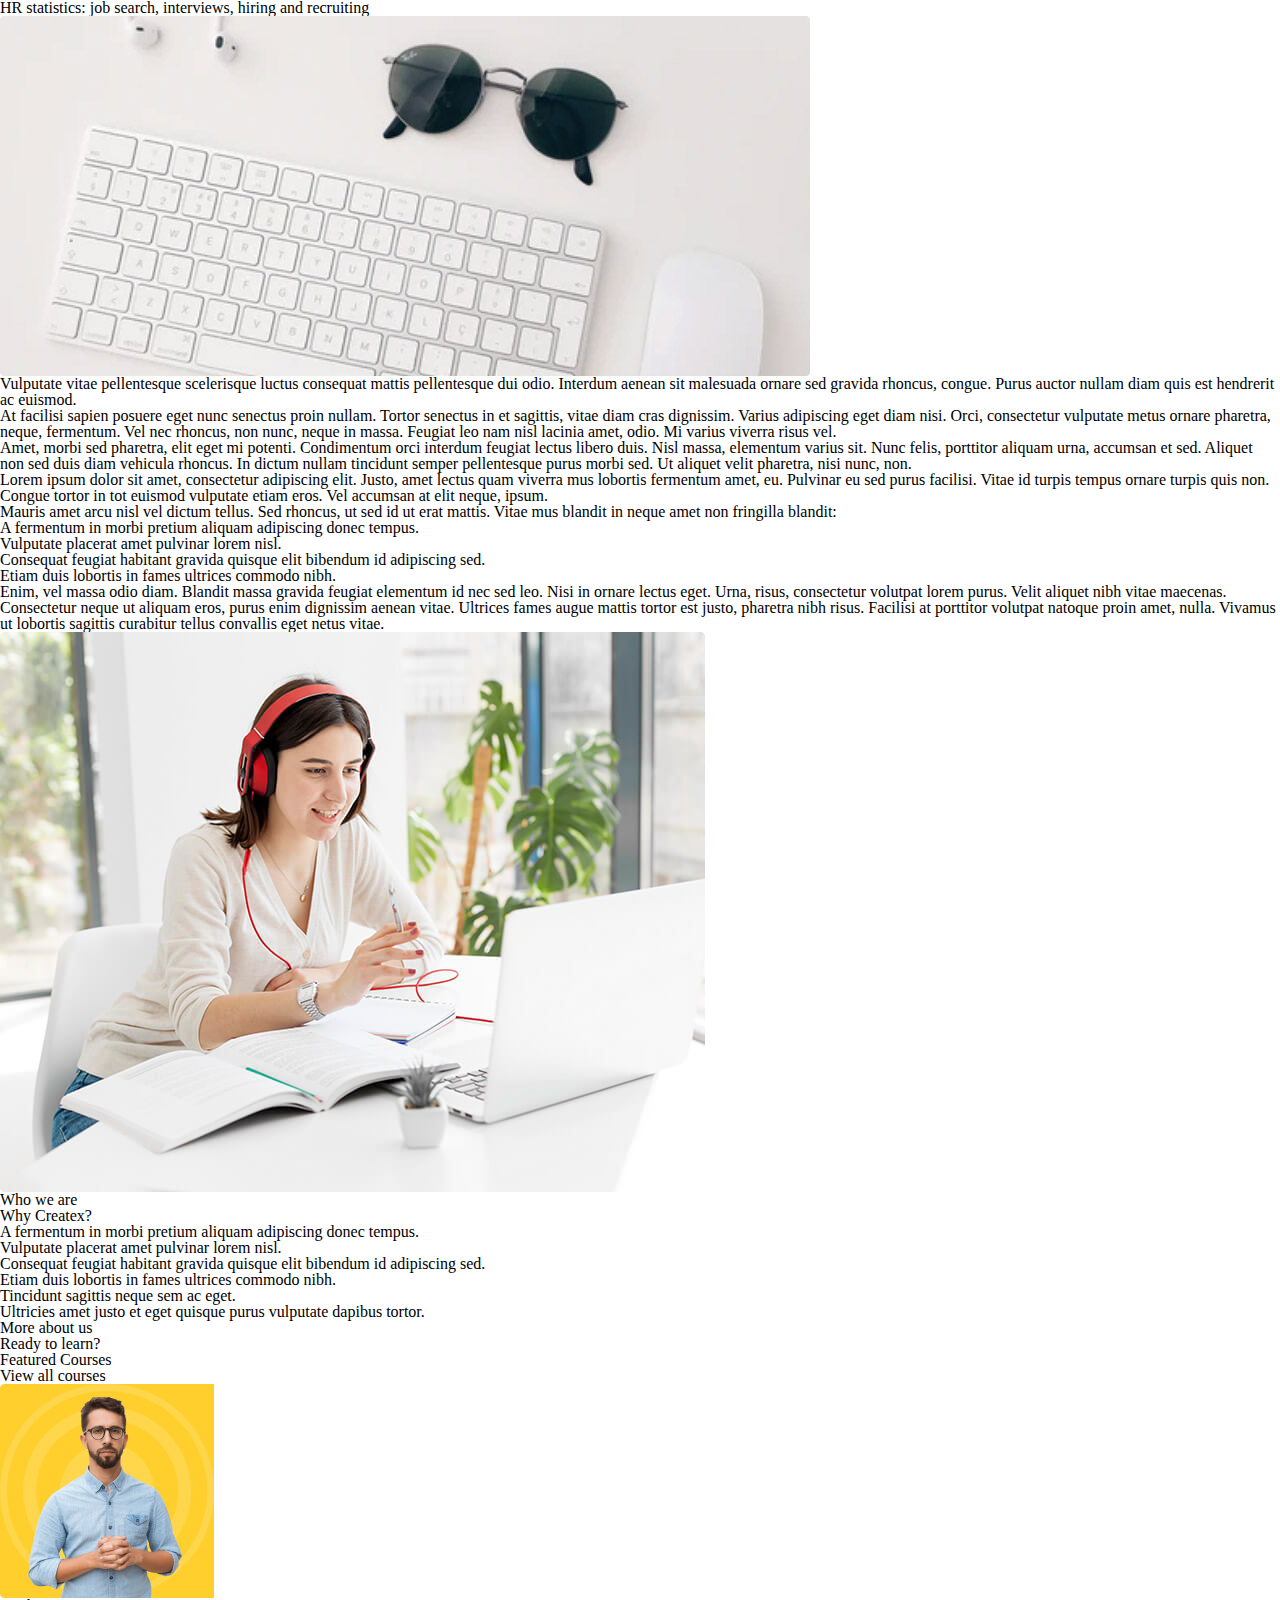
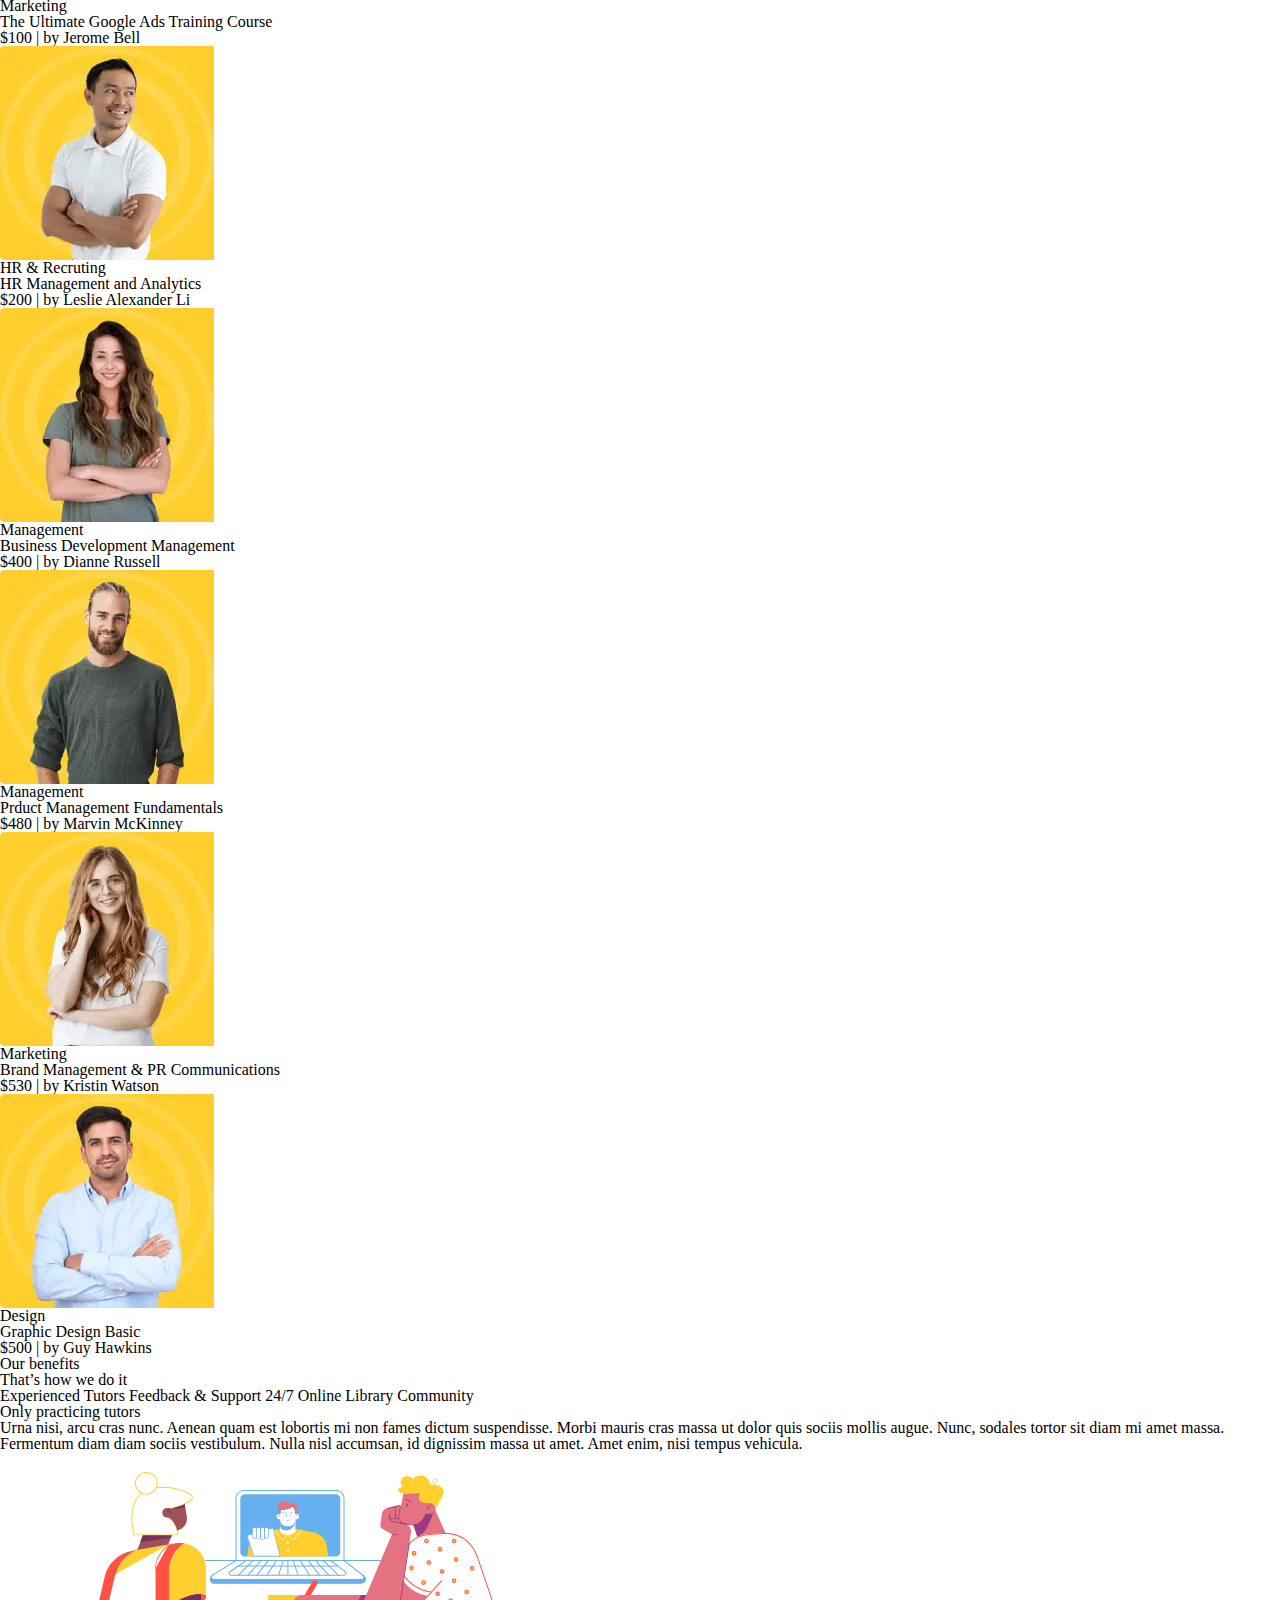
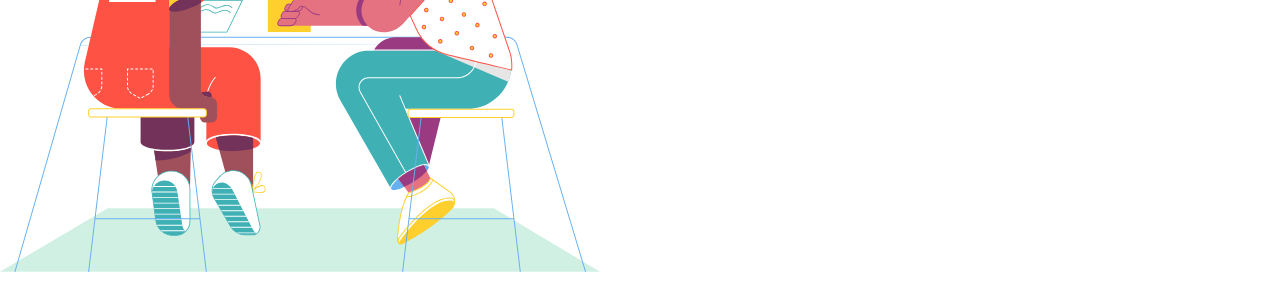
<file: Lesson_10_home_work/index.html>
<!DOCTYPE html>
<html lang="en">

<head>
	<meta charset="UTF-8">
	<meta http-equiv="X-UA-Compatible" content="IE=edge">
	<meta name="viewport" content="width=device-width, initial-scale=1.0">
	<link rel="stylesheet" href="css/reset.css">
	<link rel="stylesheet" href="css/style.css">
	<title>Lesson 10</title>
</head>

<body>
	<header></header>
	<main>
		<div class="article">
			<div class="article__container">
				<h1 class="article__title">HR statistics: job search, interviews, hiring and recruiting</h1>
				<div class="article__img"><img src="img/image.webp" alt=""></div>
				<div class="article__bold">Vulputate vitae pellentesque scelerisque luctus consequat mattis pellentesque dui
					odio. Interdum aenean sit malesuada ornare sed gravida rhoncus, congue. Purus auctor nullam diam quis est
					hendrerit ac euismod. </div>
				<div class="article__text">
					<p>At facilisi sapien posuere eget nunc senectus proin nullam. Tortor senectus in et sagittis, vitae diam
						cras dignissim. Varius adipiscing eget diam nisi. Orci, consectetur vulputate metus ornare pharetra,
						neque, fermentum. Vel nec rhoncus, non nunc, neque in massa. Feugiat leo nam nisl lacinia amet, odio.
						Mi varius viverra risus vel.</p>
					<p>Amet, morbi sed pharetra, elit eget mi potenti. Condimentum orci interdum feugiat lectus libero duis.
						Nisl massa, elementum varius sit. Nunc felis, porttitor aliquam urna, accumsan et sed. Aliquet non sed
						duis diam vehicula rhoncus. In dictum nullam tincidunt semper pellentesque purus morbi sed. Ut aliquet
						velit pharetra, nisi nunc, non.</p>
					<blockquote>Lorem ipsum dolor sit amet, consectetur adipiscing elit. Justo, amet lectus quam viverra mus
						lobortis fermentum amet, eu. Pulvinar eu sed purus facilisi. Vitae id turpis tempus ornare turpis quis
						non. Congue tortor in tot euismod vulputate etiam eros. Vel accumsan at elit neque, ipsum.
					</blockquote>
					<p>Mauris amet arcu nisl vel dictum tellus. Sed rhoncus, ut sed id ut erat mattis. Vitae mus blandit in
						neque amet non fringilla blandit:</p>
					<ul class="article__list">
						<li>A fermentum in morbi pretium aliquam adipiscing donec tempus.</li>
						<li>Vulputate placerat amet pulvinar lorem nisl.</li>
						<li>Consequat feugiat habitant gravida quisque elit bibendum id adipiscing sed.</li>
						<li>Etiam duis lobortis in fames ultrices commodo nibh.</li>
					</ul>
					<p>Enim, vel massa odio diam. Blandit massa gravida feugiat elementum id nec sed leo. Nisi in ornare
						lectus eget. Urna, risus, consectetur volutpat lorem purus. Velit aliquet nibh vitae maecenas.
						Consectetur neque ut aliquam eros, purus enim dignissim aenean vitae. Ultrices fames augue mattis
						tortor est justo, pharetra nibh risus. Facilisi at porttitor volutpat natoque proin amet, nulla.
						Vivamus ut lobortis sagittis curabitur tellus convallis eget netus vitae.</p>
				</div>
			</div>
		</div>
		<div class="who-we-are">
			<div class="who-we-are__container">
				<div class="who-we-are__img"><img src="img/girl.webp" alt=""></div>
				<div class="who-we-are__subtitle subtitle">Who we are</div>
				<h2 class="who-we-are__title title">Why Createx?</h2>
				<ul class="who-we-are__list">
					<li>A fermentum in morbi pretium aliquam adipiscing donec tempus.</li>
					<li>Vulputate placerat amet pulvinar lorem nisl.</li>
					<li>Consequat feugiat habitant gravida quisque elit bibendum id adipiscing sed.</li>
					<li>Etiam duis lobortis in fames ultrices commodo nibh.</li>
					<li>Tincidunt sagittis neque sem ac eget.</li>
					<li>Ultricies amet justo et eget quisque purus vulputate dapibus tortor.</li>
				</ul>
				<a class="who-we-are__btn">More about us</a>
			</div>
		</div>
		<div class="courses">
			<div class="courses__container">
				<div class="courses__subtitle subtitle">Ready to learn?</div>
				<h2 class="courses__title title">Featured Courses</h2>
				<a class="courses__button button">View all courses</a>
				<div class="cours">
					<div class="cours__img"><img src="img/google_ads.webp" alt=""></div>
					<div class="cours__profession cours__profession--green">Marketing</div>
					<div class="cours__text">The Ultimate Google Ads Training Course</div>
					<div class="cours__price">
						<span class="cours__value">$100</span>
						<span class="cours__name-teacher">| by Jerome Bell</span>
					</div>
				</div>
				<div class="cours">
					<div class="cours__img"><img src="img/hr_management.webp" alt=""></div>
					<div class="cours__profession">HR & Recruting</div>
					<div class="cours__text">HR Management and Analytics</div>
					<div class="cours__price">
						<span class="cours__value">$200</span>
						<span class="cours__name-teacher">| by Leslie Alexander Li</span>
					</div>
				</div>
				<div class="cours">
					<div class="cours__img"><img src="img/business_developer.webp" alt=""></div>
					<div class="cours__profession cours__profession--blue">Management</div>
					<div class="cours__text">Business Development Management</div>
					<div class="cours__price">
						<span class="cours__value">$400</span>
						<span class="cours__name-teacher">| by Dianne Russell</span>
					</div>
				</div>
				<div class="cours">
					<div class="cours__img"><img src="img/product_management.webp" alt=""></div>
					<div class="cours__profession cours__profession--blue">Management</div>
					<div class="cours__text">Prduct Management Fundamentals</div>
					<div class="cours__price">
						<span class="cours__value">$480</span>
						<span class="cours__name-teacher">| by Marvin McKinney</span>
					</div>
				</div>
				<div class="cours">
					<div class="cours__img"><img src="img/communikator.webp" alt=""></div>
					<div class="cours__profession cours__profession--green">Marketing</div>
					<div class="cours__text">Brand Management & PR Communications</div>
					<div class="cours__price">
						<span class="cours__value">$530</span>
						<span class="cours__name-teacher">| by Kristin Watson</span>
					</div>
				</div>
				<div class="cours">
					<div class="cours__img"><img src="img/design.webp" alt=""></div>
					<div class="cours__profession">Design</div>
					<div class="cours__text">Graphic Design Basic</div>
					<div class="cours__price">
						<span class="cours__value">$500</span>
						<span class="cours__name-teacher">| by Guy Hawkins</span>
					</div>
				</div>
			</div>
		</div>
		<div class="benefits">
			<div class="benefits__container">
				<div class="benefits__subtitle subtitle">Our benefits</div>
				<h2 class="benefits__title title">That’s how we do it</h2>
				<div class="benefits__row">
					<span class="benefits__item button">Experienced Tutors</span>
					<span class="benefits__item">Feedback & Support</span>
					<span class="benefits__item">24/7 Online Library</span>
					<span class="benefits__item">Community</span>
				</div>
				<div class="benefits__aside aside">
					<h3 class="aside__title">Only practicing tutors</h3>
					<div class="aside__text">Urna nisi, arcu cras nunc. Aenean quam est lobortis mi non fames dictum
						suspendisse. Morbi mauris cras massa ut dolor quis sociis mollis augue. Nunc, sodales tortor sit diam
						mi amet massa. Fermentum diam diam sociis vestibulum. Nulla nisl accumsan, id dignissim massa ut amet.
						Amet enim, nisi tempus vehicula.</div>
				</div>
				<div class="benefits__img"><img src="img/illustration.svg" alt=""></div>
			</div>
		</div>
	</main>
	<footer></footer>
</body>

</html>
</file>
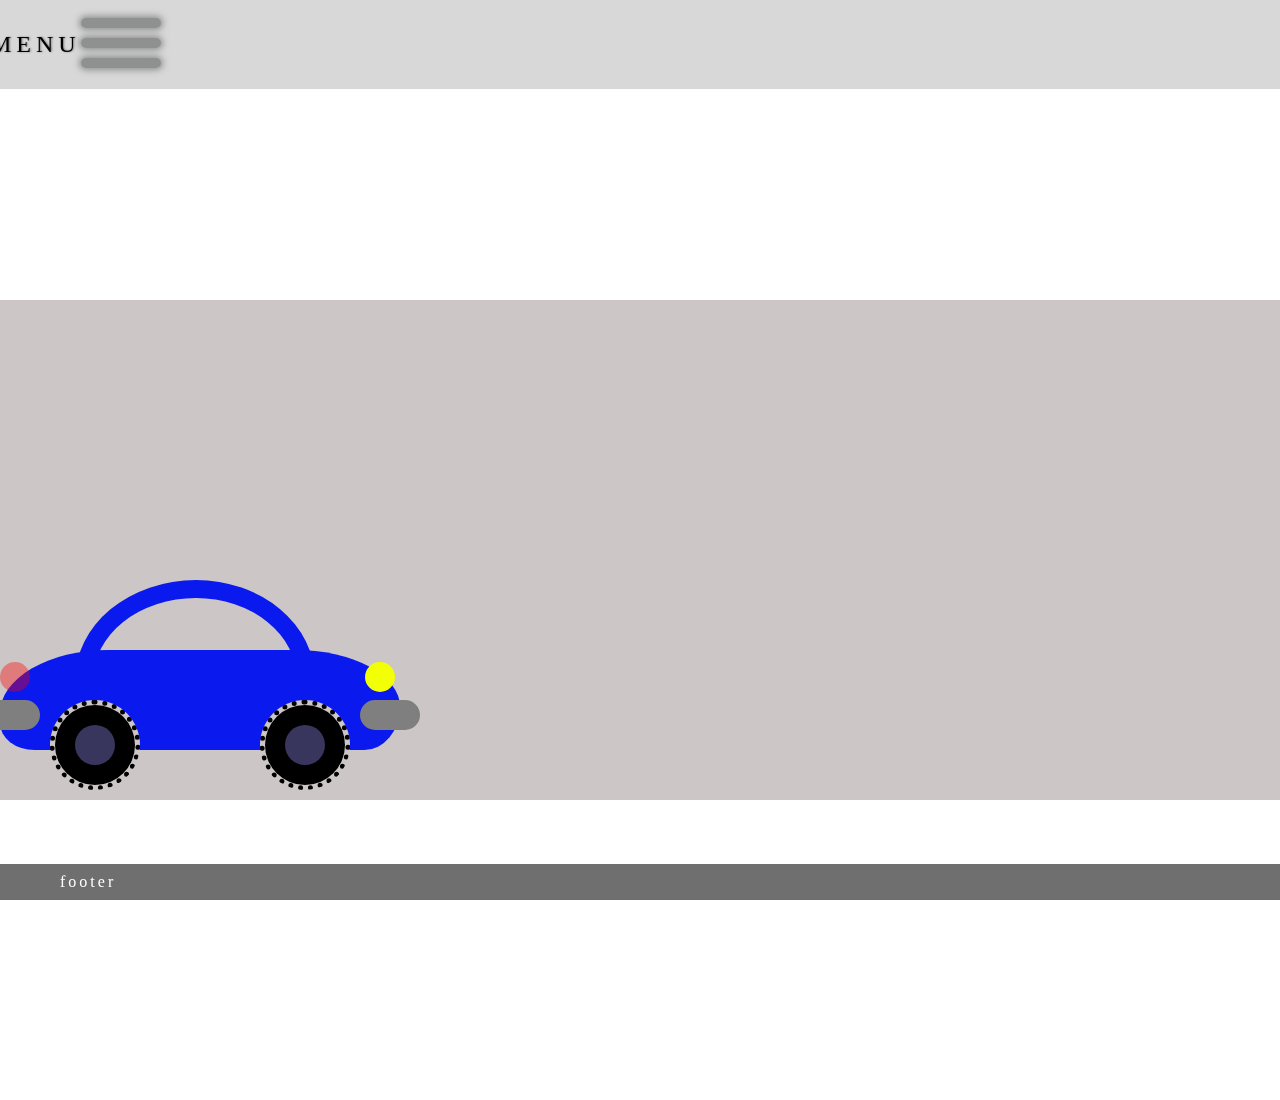
<file: Lesson_11_home_work/index.html>
<!DOCTYPE html>
<html lang="en">
	<head>
		<meta charset="UTF-8">
		<meta http-equiv="X-UA-Compatible" content="IE=edge">
		<meta name="viewport" content="width=device-width, initial-scale=1.0">
		<link rel="stylesheet" href="css/reset.css">
		<link rel="stylesheet" href="css/style.css">
		<title>Lesson 11</title>
	</head>
	<body>
		<div class="wrapper">
			<header class="header">
				<div class="header__container">
					<div class="header__item">
						<div class="header__menu">menu</div>
						<div class="header__burger burger">
							<div class="burger__item-top"></div>
							<div class="burger__item-center"></div>
							<div class="burger__item-bottom"></div>
						</div>
						<ul class="header__list">
							<li>Menu item</li>
							<li>Menu item</li>
							<li>Menu item</li>
							<li>Menu item</li>
							<li>Menu item</li>
						</ul>
					</div>
				</div>
			</header>
			<main class="main">
				<div class="car">
					<div class="car__container">
						<div class="car__vehicle vehicle">
							<div class="vehicle__roof"></div>
							<div class="vehicle__body"></div>
							<div class="vehicle__headlights"></div>
							<div class="vehicle__ray-of-light"></div>
							<div class="vehicle__rear-lights"></div>
							<div class="vehicle__front-bumper"></div>
							<div class="vehicle__rear-bumper"></div>
							<div class="vehicle__front-wheel wheel">
								<div class="wheel__rubber">
									<div class="wheel__disk"></div>
								</div>
							</div>
							<div class="vehicle__rear-wheel wheel">
								<div class="wheel__rubber">
									<div class="wheel__disk"></div>
								</div>
							</div>
						</div>
					</div>
				</div>
			</main>
			<footer class="footer">
				<div class="footer__container">footer</div>
			</footer>
		</div>
	</body>
</html>
</file>
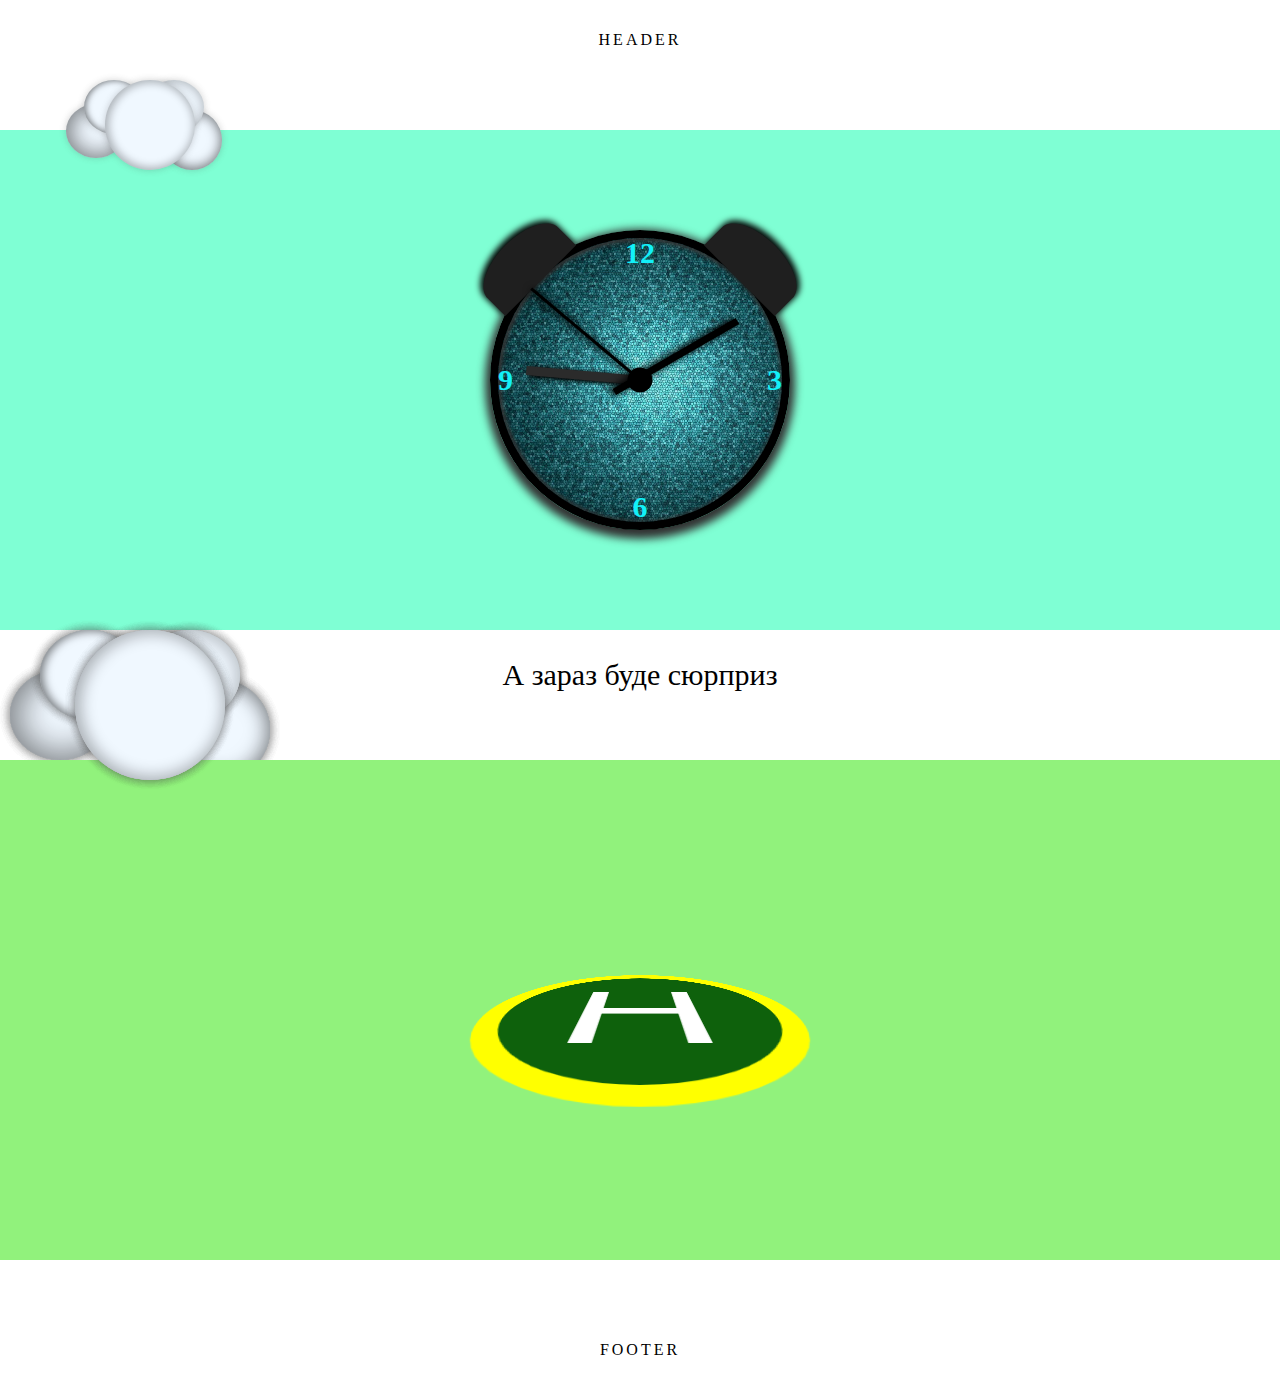
<file: Lesson_13_home_work/index.html>
<!DOCTYPE html>
<html lang="en">

<head>
	<meta charset="UTF-8">
	<meta http-equiv="X-UA-Compatible" content="IE=edge">
	<meta name="viewport" content="width=device-width, initial-scale=1.0">
	<link rel="stylesheet" href="css/reset.css">
	<link rel="stylesheet" href="css/style.css">
	<title>Lesson 13</title>
</head>

<body>
	<div class="wrapper">
		<header class="header">Header</header>
		<main class="main">
			<div class="watch">
				<div class="watch__item">
					<div class="watch__center"></div>
					<div class="watch__12 number">12</div>
					<div class="watch__3 number">3</div>
					<div class="watch__6 number">6</div>
					<div class="watch__9 number">9</div>
					<div class="watch__hand-second"></div>
					<div class="watch__hand-minute"></div>
					<div class="watch__hand-houre"></div>
				</div>
			</div>
			<div class="clouds">
				<div class="clouds__cloud">
					<div class="clouds__part-1"></div>
					<div class="clouds__part-2"></div>
					<div class="clouds__part-3"></div>
					<div class="clouds__part-4"></div>
					<div class="clouds__part-5"></div>
				</div>
				<div class="clouds__cloud">
					<div class="clouds__part-1"></div>
					<div class="clouds__part-2"></div>
					<div class="clouds__part-3"></div>
					<div class="clouds__part-4"></div>
					<div class="clouds__part-5"></div>
				</div>
				<div class="clouds__cloud">
					<div class="clouds__part-1"></div>
					<div class="clouds__part-2"></div>
					<div class="clouds__part-3"></div>
					<div class="clouds__part-4"></div>
					<div class="clouds__part-5"></div>
				</div>
				<div class="clouds__cloud">
					<div class="clouds__part-1"></div>
					<div class="clouds__part-2"></div>
					<div class="clouds__part-3"></div>
					<div class="clouds__part-4"></div>
					<div class="clouds__part-5"></div>
				</div>
				<div class="clouds__cloud">
					<div class="clouds__part-1"></div>
					<div class="clouds__part-2"></div>
					<div class="clouds__part-3"></div>
					<div class="clouds__part-4"></div>
					<div class="clouds__part-5"></div>
				</div>
			</div>
			<div class="info">
				<h1 class="title"> А зараз буде сюрприз</h1>
				<p class="text">Наводи курсор на вертолітну площадку</p>
			</div>
			<div class="helipad">
				<div class="helipad__item">
					<p>H</p>
				</div>
				<div class=" helicopter">
					<div class="helicopter__body"></div>
					<div class="helicopter__teil"></div>
					<div class="helicopter__support"></div>
					<div class="helicopter__screw"></div>
					<div class="helicopter__backscrew"></div>
				</div>
			</div>
		</main>
		<footer class="footer">footer</footer>
	</div>
</body>

</html>
</file>
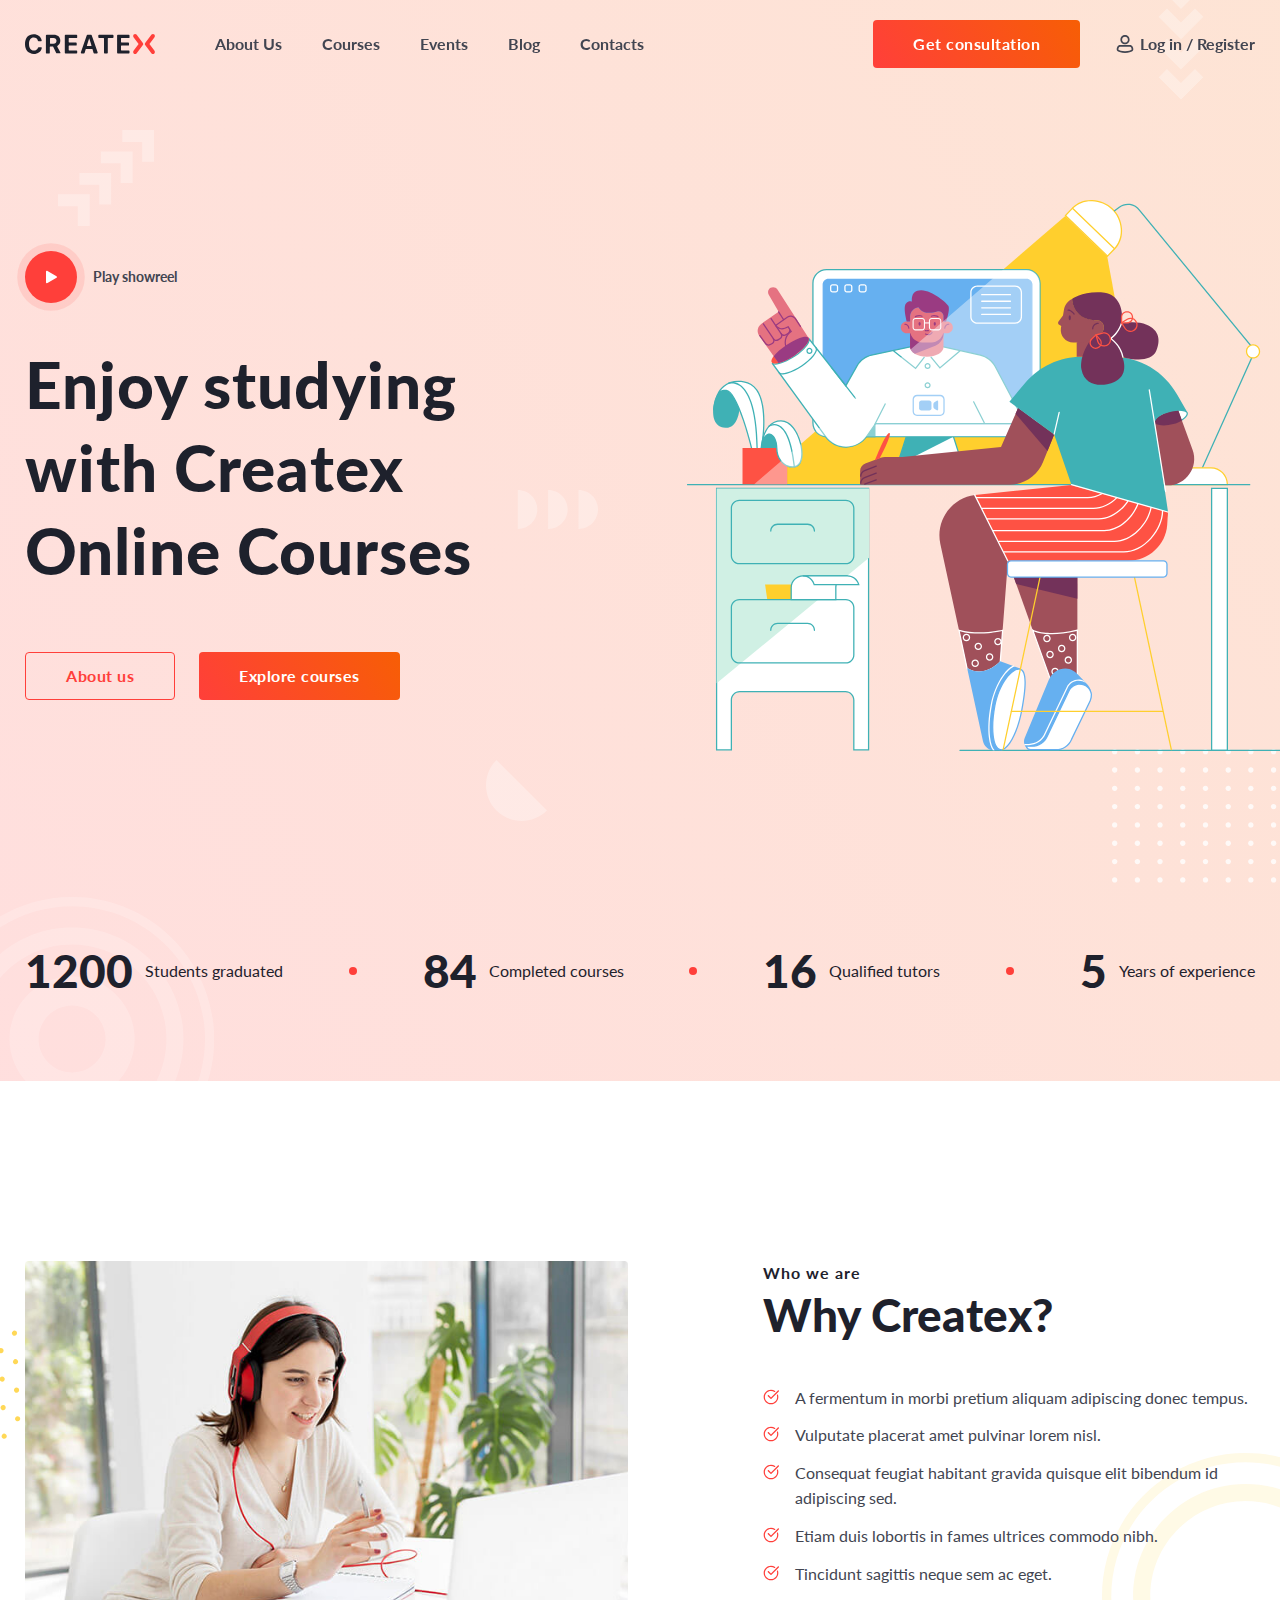
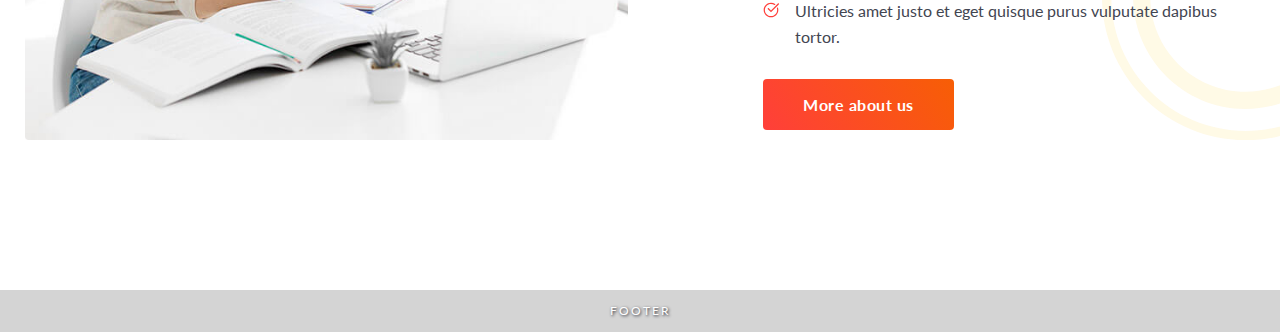
<file: Lesson_15_home_work/index.html>
<!DOCTYPE html>
<html lang="en">

<head>
	<meta charset="UTF-8">
	<meta http-equiv="X-UA-Compatible" content="IE=edge">
	<meta name="viewport" content="width=device-width, initial-scale=1.0">
	<link rel="stylesheet" href="css/reset.css">
	<link rel="stylesheet" href="css/common.css">
	<link rel="stylesheet" href="css/style.css">
	<title>Lesson 15</title>
</head>

<body>
	<div class="wrapper">
		<header class="header">
			<div class="header__container">
				<a href="#" class="header__logo">
					<img src="img/logo.svg" alt="logo">
				</a>
				<nav class="header__menu menu">
					<ul class="menu__list">
						<li class="menu__item"><a href="#" class="menu__link">About Us</a></li>
						<li class="menu__item"><a href="#" class="menu__link">Courses</a></li>
						<li class="menu__item"><a href="#" class="menu__link">Events</a></li>
						<li class="menu__item"><a href="#" class="menu__link">Blog</a></li>
						<li class="menu__item"><a href="#" class="menu__link">Contacts</a></li>
					</ul>
				</nav>
				<div class="header__actions actions-header">
					<a href="#" class="actions-header__button button"> <span>Get consultation</span></a>
					<a href="#" class="actions-header__authorisation">Log in / Register</a>
				</div>
			</div>
		</header>
		<main class="page">
			<section class="page__main main-block">
				<div class="main-block__container">
					<div class="main-block__body body-main">
						<div class="body-main__content">
							<a href="#" class="body-main__play">Play showreel</a>
							<h1 class="body-main__title">Enjoy studying with Createx Online Courses</h1>
							<div class="body-main__actions">
								<a href="" class="body-main__button button button--border"><span>About us</span></a>
								<a href="" class="body-main__button button"><span>Explore courses</span></a>
							</div>
						</div>
						<div class="body-main__ilustration">
							<img src="img/main/illustration.svg" alt="illustration" class="body-main__img">
						</div>
					</div>
					<div class="main-block__adventages adventages-block">
						<div class="adventages-block__item">
							<div class="adventages-block__value">1200</div>
							<div class="adventages-block__text">Students graduated</div>
						</div>
						<div class="adventegas-block__circle"></div>
						<div class="adventages-block__item">
							<div class="adventages-block__value">84</div>
							<div class="adventages-block__text">Completed courses</div>
						</div>
						<div class="adventegas-block__circle"></div>
						<div class="adventages-block__item">
							<div class="adventages-block__value">16</div>
							<div class="adventages-block__text">Qualified tutors</div>
						</div>
						<div class="adventegas-block__circle"></div>
						<div class="adventages-block__item">
							<div class="adventages-block__value">5</div>
							<div class="adventages-block__text">Years of experience</div>
						</div>
					</div>
				</div>
				<div class="main-block__dekor dekor-main">
					<div class="dekor-main__item dekor-main__item--1"></div>
					<div class="dekor-main__item dekor-main__item--2"></div>
					<div class="dekor-main__item dekor-main__item--3"></div>
					<div class="dekor-main__item dekor-main__item--4"></div>
					<div class="dekor-main__item dekor-main__item--5"></div>
					<div class="dekor-main__item dekor-main__item--6"></div>
				</div>
			</section>
			<section class="page__who-we-are block-who">
				<div class="block-who__container">
					<div class="block-who__ilustratione">
						<img src="img/who/image.jpg" alt="girl" class="block-who__img">
					</div>
					<div class="block-who__main main-who">
						<div class="main-who__subtitle subtitle">Who we are</div>
						<h2 class="main-who__title title">Why Createx?</h2>
						<ul class="main-who__list">
							<li class="main-who__item"><span>A fermentum in morbi pretium aliquam adipiscing donec
									tempus.</span></li>
							<li class="main-who__item">Vulputate placerat amet pulvinar lorem nisl.</li>
							<li class="main-who__item">Consequat feugiat habitant gravida quisque elit bibendum id adipiscing
								sed.</li>
							<li class="main-who__item">Etiam duis lobortis in fames ultrices commodo nibh.</li>
							<li class="main-who__item">Tincidunt sagittis neque sem ac eget.</li>
							<li class="main-who__item">Ultricies amet justo et eget quisque purus vulputate dapibus tortor.
							</li>
						</ul>
						<a href="#" class="main-who__button button"><span>More about us</span></a>
					</div>
				</div>
				<div class="block-who__dekor dekor-who">
					<div class="dekor-who__item dekor-who__item--1"></div>
					<div class="dekor-who__item dekor-who__item--2"></div>
				</div>
			</section>
		</main>
		<footer class="footer">Footer</footer>
	</div>
</body>

</html>
</file>
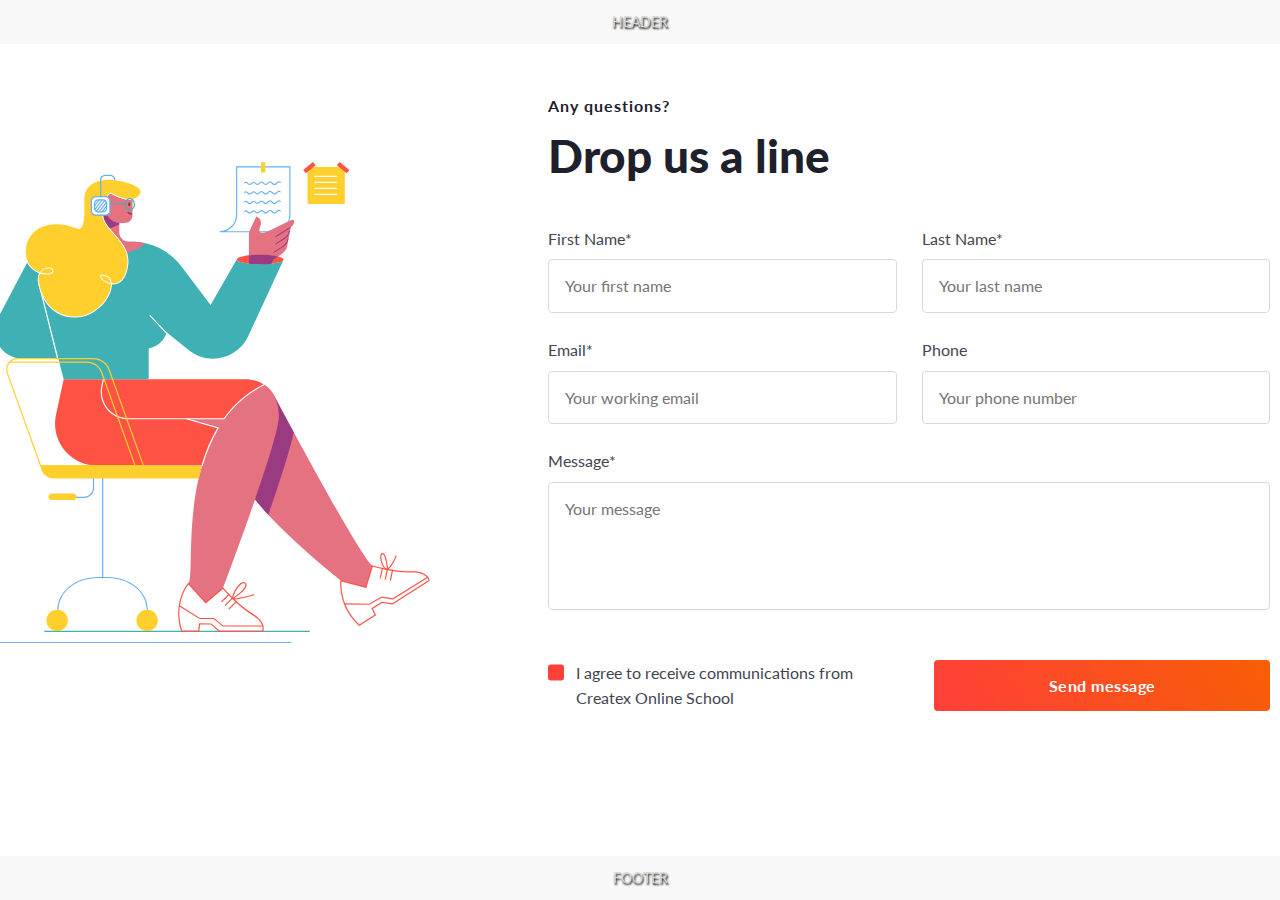
<file: Lesson_16_home_work/index.html>
<!DOCTYPE html>
<html lang="en">

<head>
	<meta charset="UTF-8">
	<meta http-equiv="X-UA-Compatible" content="IE=edge">
	<meta name="viewport" content="width=device-width, initial-scale=1.0">
	<link rel="stylesheet" href="css/reset.css">
	<link rel="stylesheet" href="css/style.css">
	<title>Lesson 16</title>
</head>

<body>
	<div class="wrapper">
		<header class="header">header</header>
		<main class="page">
			<div class="page__container">
				<div class="page__illustration">
					<img src="img/illustration.svg" alt="illustration" class="page__img">
				</div>
				<div class="page__main main">
					<div class="main__subtitle">Any questions?</div>
					<div class="main__title">Drop us a line</div>
					<form class="main__form form" method="get" enctype="multipart/form-data" action="#">
						<div class="form__wrapper">
							<div class="form__line">
								<label class="form__label label" for="first-name">First Name*</label>
								<input class="form__input input" required id="first-name" autocomplete="off"
									placeholder="Your first name" name="first-name" type="text">
							</div>
							<div class="form__line">
								<label class="form__label label" for="last-name">Last Name*</label>
								<input class="form__input input" required id="last-name" autocomplete="off"
									placeholder="Your last name" name="last-name" type="text">
							</div>
							<div class="form__line">
								<label class="form__label label" for="email">Email*</label>
								<input class="form__input input" required id="email" autocomplete="off"
									placeholder="Your working email" name="email" type="email">
							</div>
							<div class="form__line">
								<label class="form__label label" for="phone">Phone</label>
								<input class="form__input input" id="phone" autocomplete="off" placeholder="Your phone number"
									name="phone" type="tel">
							</div>
						</div>
						<div class="form__textarea textarea">
							<label class="textarea__label label" for="message">Message*</label>
							<textarea class="textarea__input required input" name="message" id="message"
								placeholder="Your message"></textarea>
						</div>
						<div class="form__button-wrapper send">
							<div class="send__checkbox check">
								<input id="agree" class="check__input" required name="agree" type="checkbox">
								<label class="check__label" for="agree"><span class="check__text">I agree to receive
										communications from Createx Online School</span></label>
							</div>
							<div class="send__line">
								<button class="send__button button" type="submit"><span>Send message</span></button>
							</div>
						</div>
					</form>
				</div>
			</div>
		</main>
		<footer class="footer">footer</footer>
	</div>
</body>

</html>
</file>
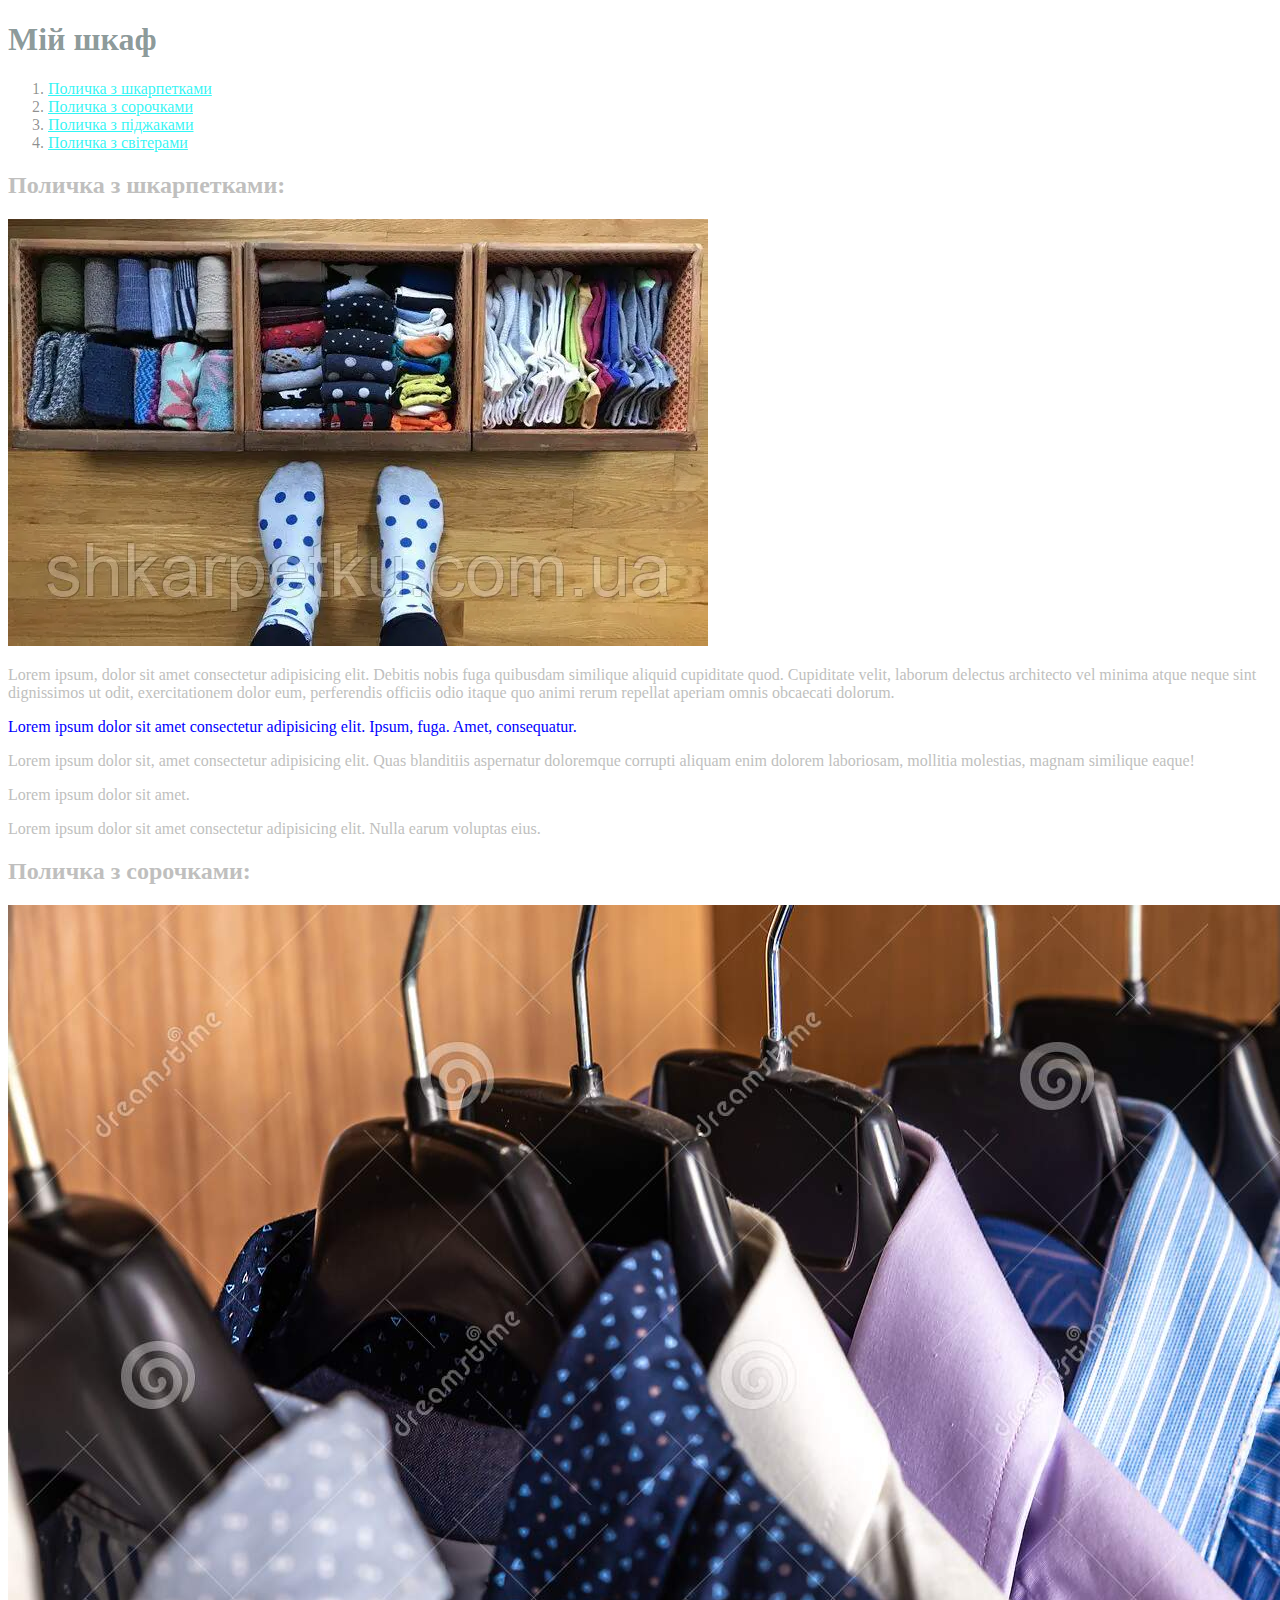
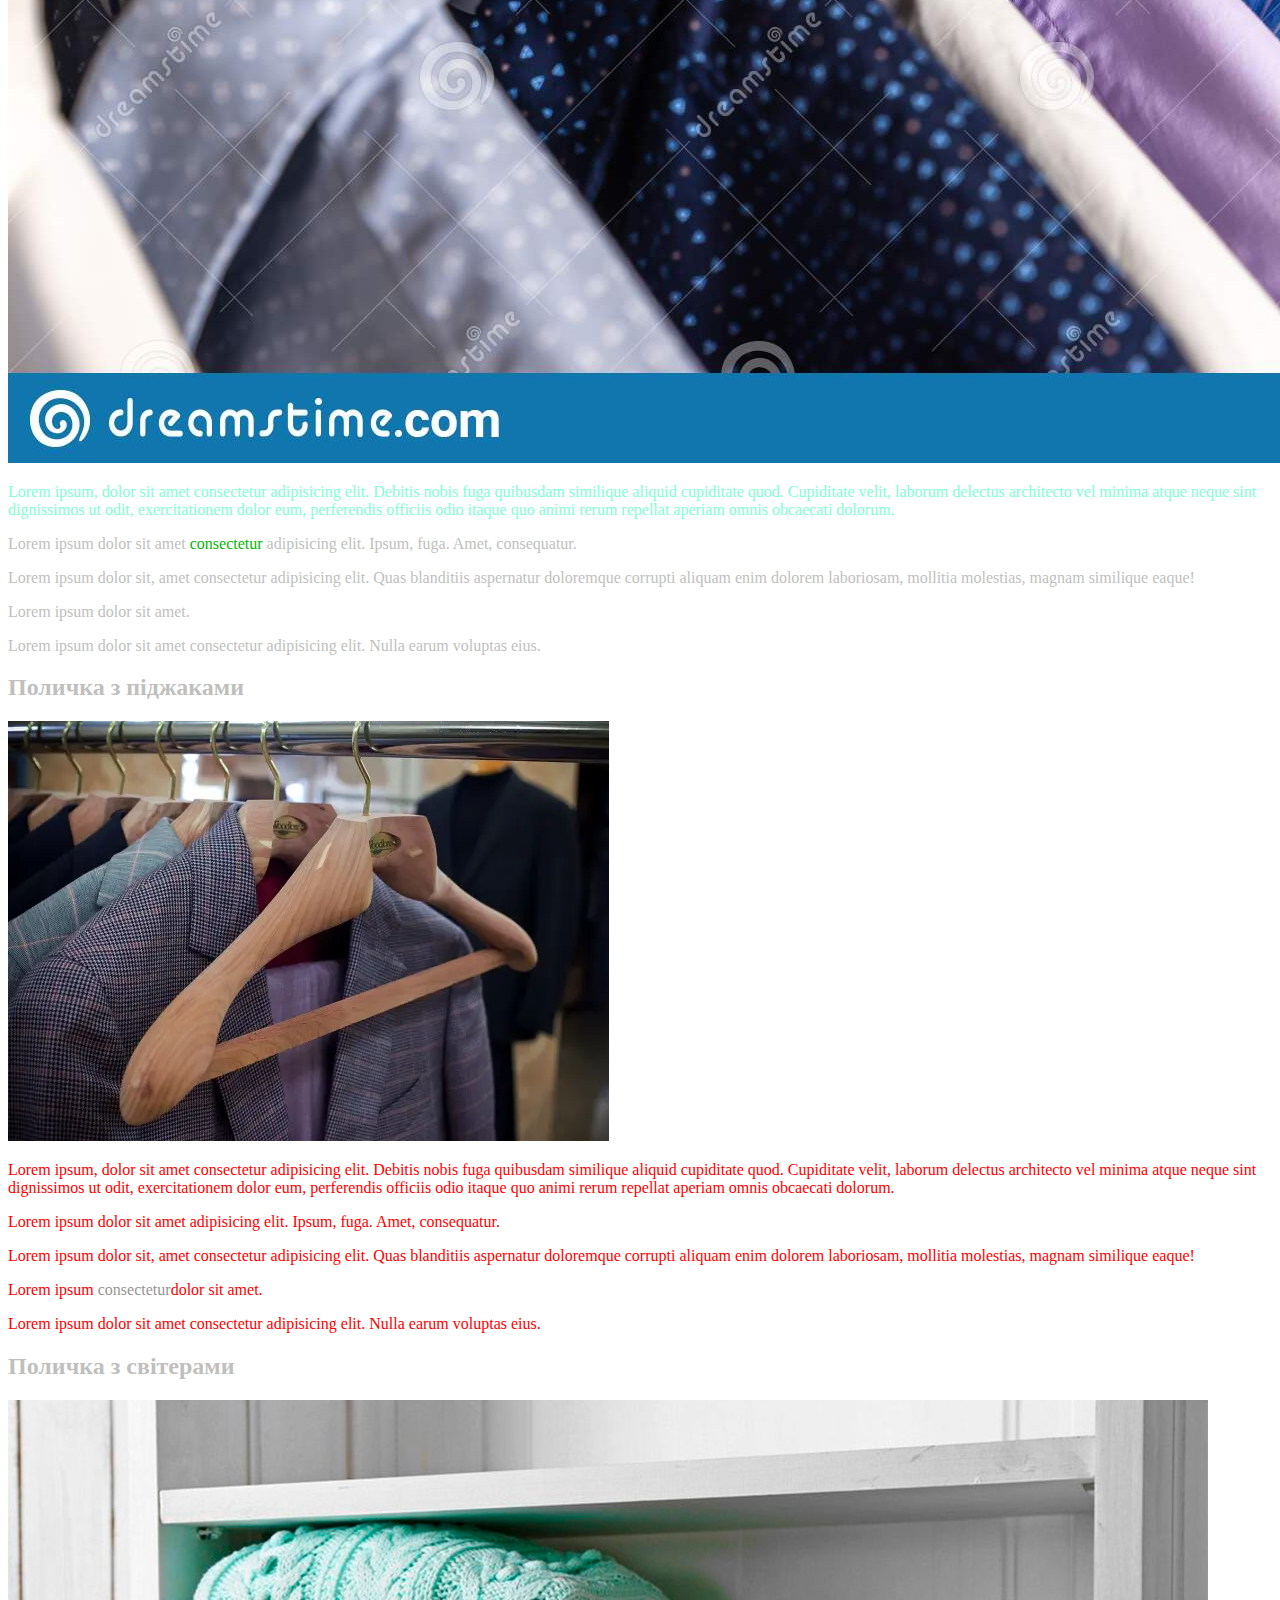
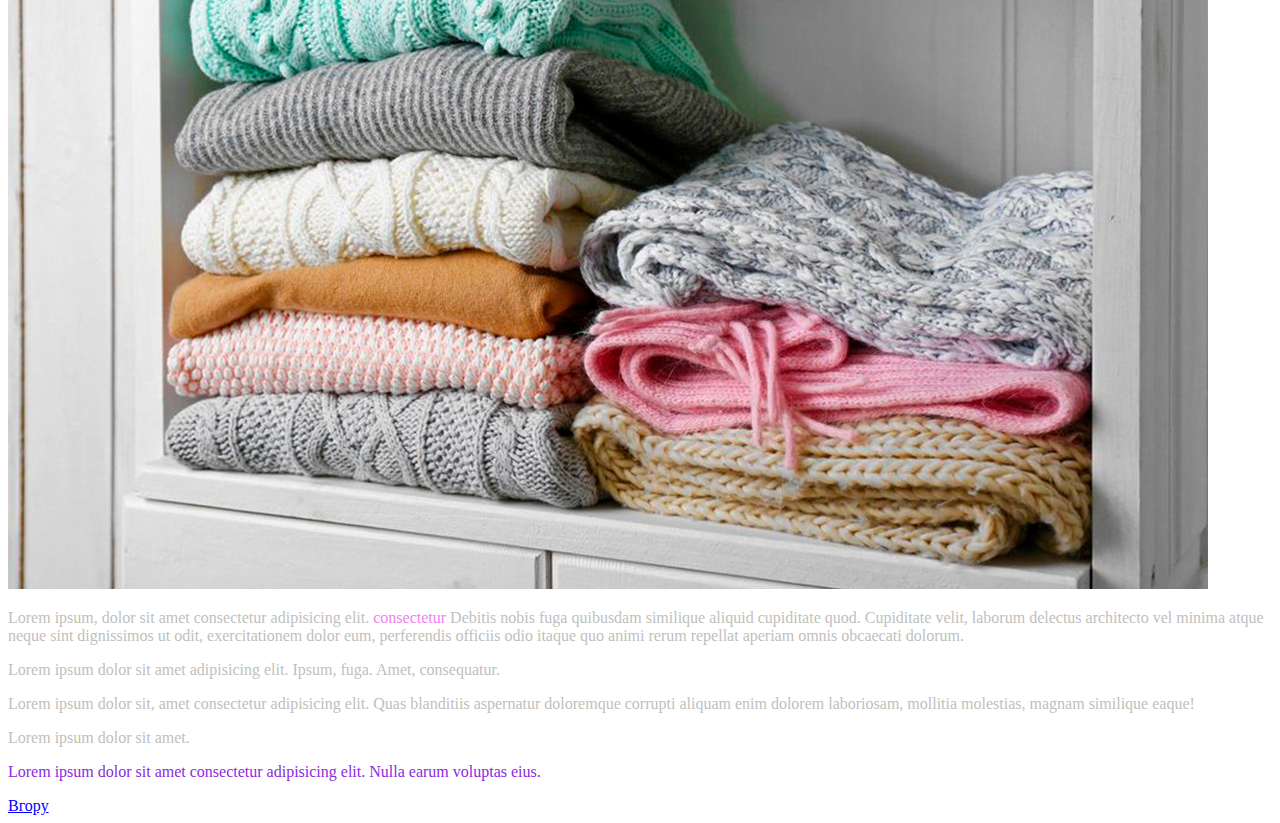
<file: lesson_3_dz/index.html>
<!DOCTYPE html>
<html lang="uk">

<head>
	<meta charset="UTF-8">
	<meta http-equiv="X-UA-Compatible" content="IE=edge">
	<meta name="viewport" content="width=device-width, initial-scale=1.0">
	<link rel="stylesheet" href="css/style.css">
	<title>Lesson 3</title>
</head>

<body>
	<h1 id="top">Мій шкаф</h1>
	<ol class="list">
		<li><a href="#socks">Поличка з шкарпетками</a></li>
		<li><a href="#shirts">Поличка з сорочками</a></li>
		<li><a href="#jackets">Поличка з піджаками</a></li>
		<li><a href="#sweaters">Поличка з світерами</a></li>
	</ol>
	<h2 id="socks">Поличка з шкарпетками:</h2>
	<div class="socks" >
		<img src="img/socks.png" alt="тут зображені мої шкарпетки" title="Як правильно зберігати шкарпетки">
		<p>Lorem ipsum, dolor sit amet consectetur adipisicing elit. Debitis nobis fuga quibusdam similique aliquid cupiditate quod. Cupiditate velit, laborum delectus architecto vel minima atque neque sint dignissimos ut odit, exercitationem dolor eum, perferendis officiis odio itaque quo animi rerum repellat aperiam omnis obcaecati dolorum.</p>
		<p id="blue">Lorem ipsum dolor sit amet consectetur adipisicing elit. Ipsum, fuga. Amet, consequatur.</p>
		<p>Lorem ipsum dolor sit, amet consectetur adipisicing elit. Quas blanditiis aspernatur doloremque corrupti aliquam enim dolorem laboriosam, mollitia molestias, magnam similique eaque!</p>
		<p>Lorem ipsum dolor sit amet.</p>
		<p>Lorem ipsum dolor sit amet consectetur adipisicing elit. Nulla earum voluptas eius.</p>
	</div>
	<h2 id="shirts">Поличка з сорочками:</h2>
	<div class="shirts" >
		<img src="img/shirts.png" alt="тут зображені мої сорочкки" title="Як правильно зберігати сорочкки" >
		<p>Lorem ipsum, dolor sit amet consectetur adipisicing elit. Debitis nobis fuga quibusdam similique aliquid cupiditate quod. Cupiditate velit, laborum delectus architecto vel minima atque neque sint dignissimos ut odit, exercitationem dolor eum, perferendis officiis odio itaque quo animi rerum repellat aperiam omnis obcaecati dolorum.</p>
		<p>Lorem ipsum dolor sit amet<span class="green"> consectetur</span> adipisicing elit. Ipsum, fuga. Amet, consequatur.</p>
		<p>Lorem ipsum dolor sit, amet consectetur adipisicing elit. Quas blanditiis aspernatur doloremque corrupti aliquam enim dolorem laboriosam, mollitia molestias, magnam similique eaque!</p>
		<p>Lorem ipsum dolor sit amet.</p>
		<p>Lorem ipsum dolor sit amet consectetur adipisicing elit. Nulla earum voluptas eius.</p>
	</div>
	<h2 id="jackets">Поличка з піджаками</h2>
	<div class="jackets">
		<img src="img/jackets.png" alt="тут зображені мої піджаки" title="Як правильно зберігати піджаки">
		<p>Lorem ipsum, dolor sit amet consectetur adipisicing elit. Debitis nobis fuga quibusdam similique aliquid cupiditate quod. Cupiditate velit, laborum delectus architecto vel minima atque neque sint dignissimos ut odit, exercitationem dolor eum, perferendis officiis odio itaque quo animi rerum repellat aperiam omnis obcaecati dolorum.</p>
		<p>Lorem ipsum dolor sit amet adipisicing elit. Ipsum, fuga. Amet, consequatur.</p>
		<p>Lorem ipsum dolor sit, amet consectetur adipisicing elit. Quas blanditiis aspernatur doloremque corrupti aliquam enim dolorem laboriosam, mollitia molestias, magnam similique eaque!</p>
		<p>Lorem ipsum <span class="grey"> consectetur</span>dolor sit amet.</p>
		<p>Lorem ipsum dolor sit amet consectetur adipisicing elit. Nulla earum voluptas eius.</p>
	</div>
	<h2 id="sweaters">Поличка з світерами</h2>
	<div class="sweaters">
		<img src="img/sweaters.png" alt="тут зображені мої світерами" title="Як правильно зберігати світери">
		<p>Lorem ipsum, dolor sit amet consectetur adipisicing elit.<span class="violet"> consectetur</span> Debitis nobis fuga quibusdam similique aliquid cupiditate quod. Cupiditate velit, laborum delectus architecto vel minima atque neque sint dignissimos ut odit, exercitationem dolor eum, perferendis officiis odio itaque quo animi rerum repellat aperiam omnis obcaecati dolorum.</p>
		<p>Lorem ipsum dolor sit amet adipisicing elit. Ipsum, fuga. Amet, consequatur.</p>
		<p>Lorem ipsum dolor sit, amet consectetur adipisicing elit. Quas blanditiis aspernatur doloremque corrupti aliquam enim dolorem laboriosam, mollitia molestias, magnam similique eaque!</p>
		<p>Lorem ipsum dolor sit amet.</p>
		<p>Lorem ipsum dolor sit amet consectetur adipisicing elit. Nulla earum voluptas eius.</p>
	</div>
	<a href="#top" class="link">Вгору</a>
</body>
</html>
</file>
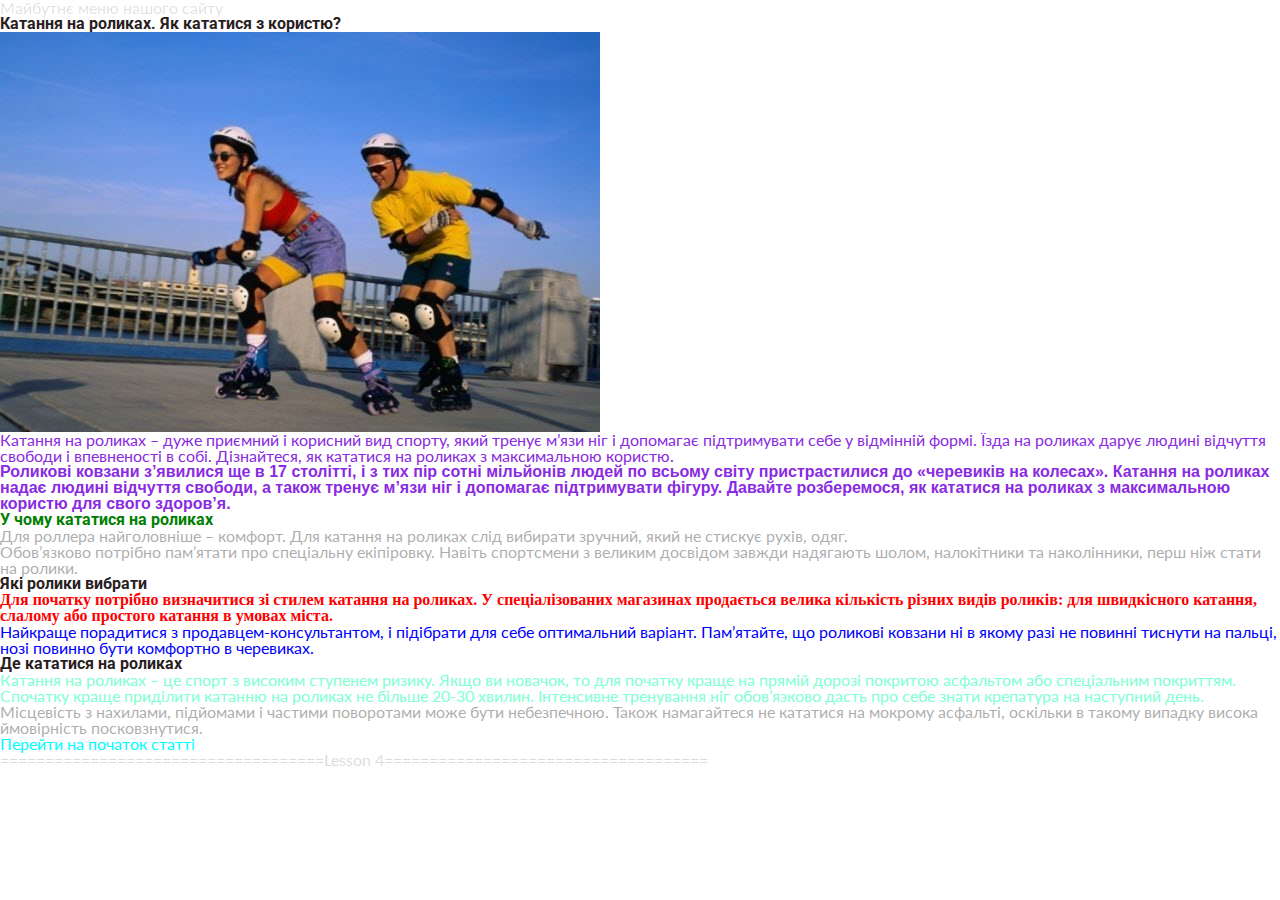
<file: lesson_4_home_work/index.html>
<!DOCTYPE html>
<html lang="uk">

<head>
	<meta charset="UTF-8">
	<meta http-equiv="X-UA-Compatible" content="IE=edge">
	<meta name="viewport" content="width=device-width, initial-scale=1.0">
	<link rel="stylesheet" href="css/fonts.css">
	<link rel="stylesheet" href="css/reset.css">
	<link rel="stylesheet" href="css/style.css">
	<title>Lesson 4</title>
</head>

<body>
<header id="top">
	Mайбутнє меню нашого сайту
</header>
<main>
	<h1>Катання на роликах. Як кататися з користю?</h1>
	<img src="img/rolyky.png" alt="дві дівчини катаються на роликах">
	<div class="info">
		<p>Катання на роликах – дуже приємний і корисний вид спорту, який тренує м’язи ніг і допомагає підтримувати себе у відмінній формі. Їзда на роликах дарує людині відчуття свободи і впевненості в собі. Дізнайтеся, як кататися на роликах з максимальною користю.</p>
		<p class="history">Роликові ковзани з’явилися ще в 17 столітті, і з тих пір сотні мільйонів людей по всьому світу пристрастилися до «черевиків на колесах». Катання на роликах надає людині відчуття свободи, а також тренує м’язи ніг і допомагає підтримувати фігуру. Давайте розберемося, як кататися на роликах з максимальною користю для свого здоров’я.</p>
	</div>
	<h2 id="green">У чому кататися на роликах</h2>
	<div class="clothing">
		<p>Для роллера найголовніше – комфорт. Для катання на роликах слід вибирати зручний, який не стискує рухів, одяг.</p>
		<p>Обов’язково потрібно пам’ятати про спеціальну екіпіровку. Навіть спортсмени з великим досвідом завжди надягають шолом, налокітники та наколінники, перш ніж стати на ролики.</p>
	</div>
	<h2>Які ролики вибрати</h2>
	<div class="which">
		<p id="red">Для початку потрібно визначитися зі стилем катання на роликах. У спеціалізованих магазинах продається велика кількість різних видів роликів: для швидкісного катання, слалому або простого катання в умовах міста.</p>
		<p id="blue">Найкраще порадитися з продавцем-консультантом, і підібрати для себе оптимальний варіант. Пам’ятайте, що роликові ковзани ні в якому разі не повинні тиснути на пальці, нозі повинно бути комфортно в черевиках.</p>
	</div>
	<h2>Де кататися на роликах</h2>
	<div class="where">
		<p>Катання на роликах – це спорт з високим ступенем ризику. Якщо ви новачок, то для початку краще на прямій дорозі покритою асфальтом або спеціальним покриттям. Спочатку краще приділити катанню на роликах не більше 20-30 хвилин. Інтенсивне тренування ніг обов’язково дасть про себе знати крепатура на наступний день.</p>
		<p>Місцевість з нахилами, підйомами і частими поворотами може бути небезпечною. Також намагайтеся не кататися на мокрому асфальті, оскільки в такому випадку висока ймовірність посковзнутися.</p>
	</div>
	<a href="#top" title="At the top" class="link">Перейти на початок статті</a>












</main>
<footer>====================================Lesson 4====================================</footer>






</body>

</html>
</file>
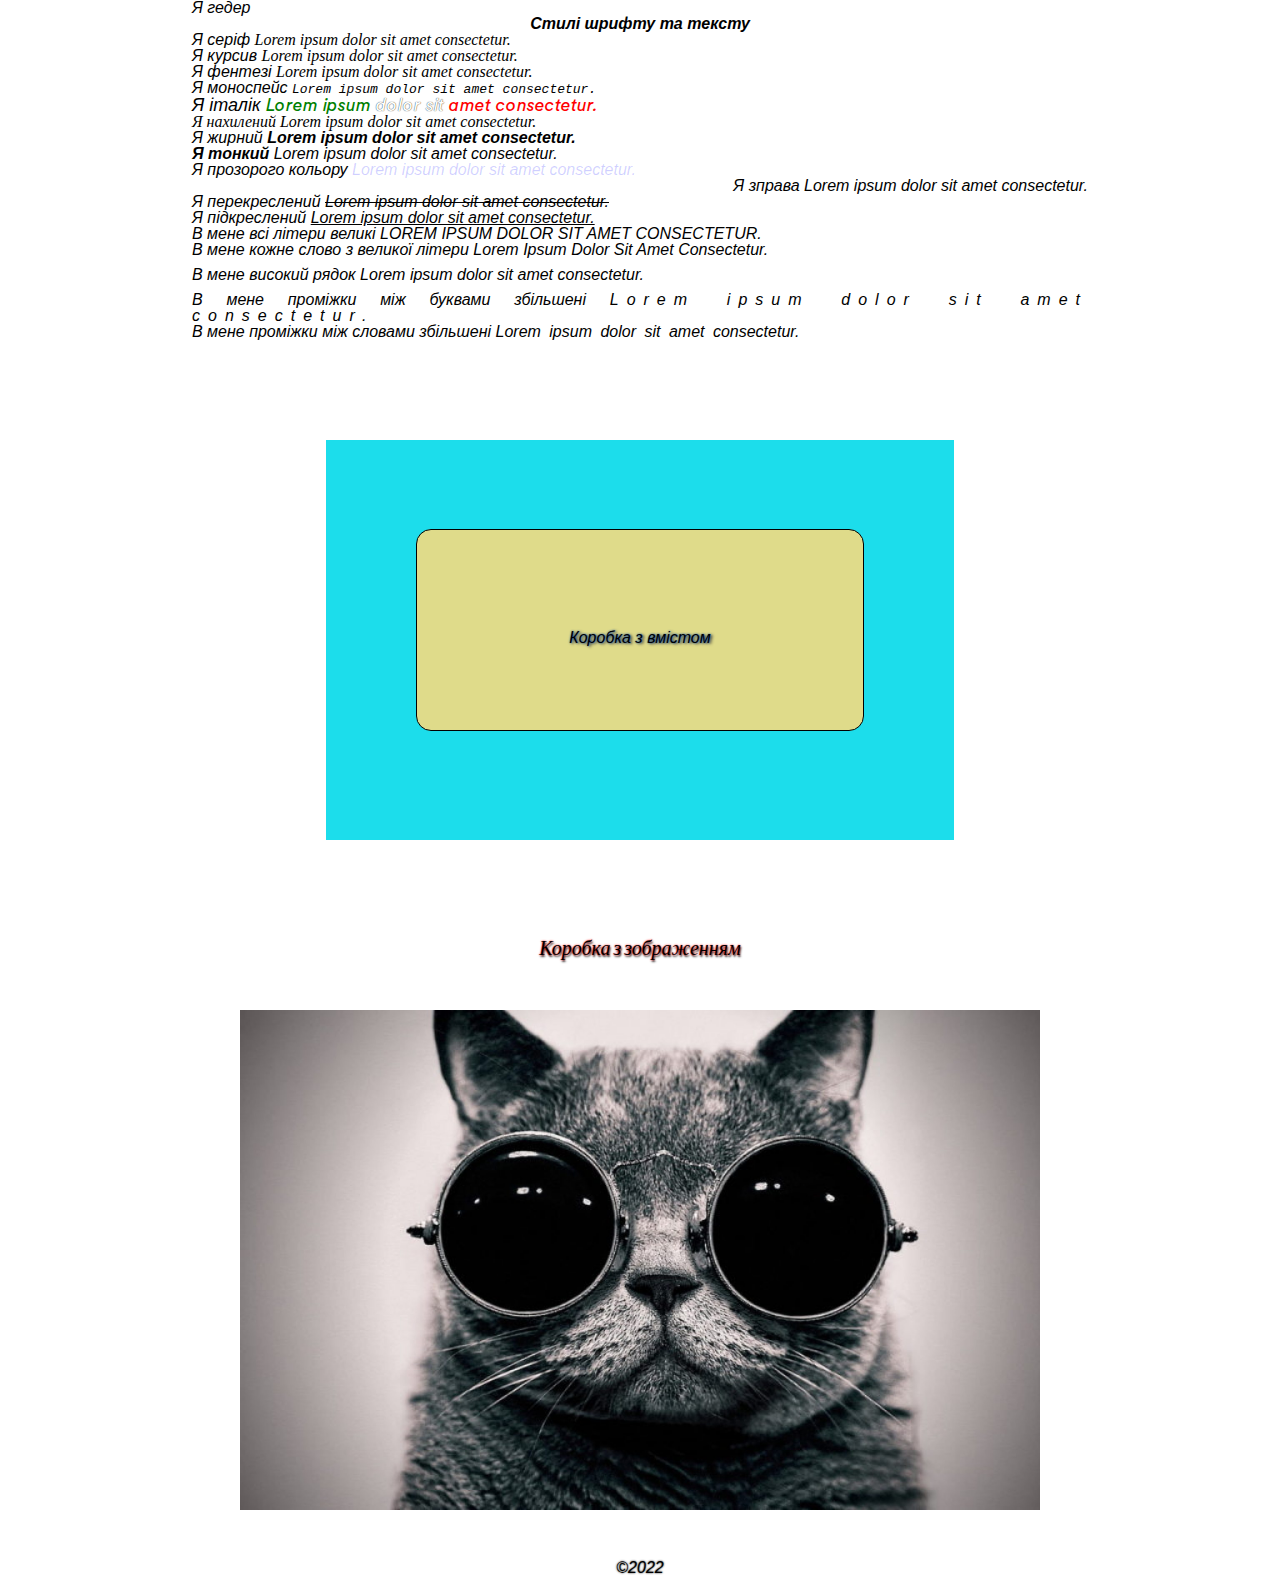
<file: lesson_5_homework/index.html>
<!DOCTYPE html>
<html lang="en">
<head>
	<meta charset="UTF-8">
	<meta http-equiv="X-UA-Compatible" content="IE=edge">
	<meta name="viewport" content="width=device-width, initial-scale=1.0">
	<link rel="stylesheet" href="css/fonts.css">
	<link rel="stylesheet" href="css/reset.css">
	<link rel="stylesheet" href="css/style.css">
	<title>Lesson 5</title>
</head>
<body>
	<div class="content">
		
		<header>Я гедер</header>
		<main>
			<h1>Стилі шрифту та тексту</h1>
			<div class="list">
				<ul>
					<li class="serif">Я серіф <span>Lorem ipsum dolor sit amet consectetur.</span></li>
					<li class="cursive">Я курсив <span>Lorem ipsum dolor sit amet consectetur.</span></li>
					<li class="fantasy">Я фентезі <span>Lorem ipsum dolor sit amet consectetur.</span></li>
					<li class="monospace">Я моноспейс <span>Lorem ipsum dolor sit amet consectetur.</span></li>
					<li class="italic">Я італік <span><span class="green">Lorem ipsum</span> <span class="white">dolor sit</span> <span class="red">amet consectetur.</span></span></li>
					<li class="oblique">Я нахилений <span>Lorem ipsum dolor sit amet consectetur.</span></li>
					<li class="bold">Я жирний <span>Lorem ipsum dolor sit amet consectetur.</span></li>
					<li class="thin">Я тонкий <span>Lorem ipsum dolor sit amet consectetur.</span></li>
					<li class="opicity">Я прозорого кольору <span>Lorem ipsum dolor sit amet consectetur.</span></li>
					<li class="rigt">Я зправа Lorem ipsum dolor sit amet consectetur.</li>
					<li class="through">Я перекреслений <span>Lorem ipsum dolor sit amet consectetur.</span></li>
					<li class="underline">Я підкреслений <span>Lorem ipsum dolor sit amet consectetur.</span></li>
					<li class="uppercase">B мене всі літери великі <span>Lorem ipsum dolor sit amet consectetur.</span></li>
					<li class="capitalize">В мене кожне слово з великої літери <span>Lorem ipsum dolor sit amet consectetur.</span></li>
					<li class="lineheight">В мене високий рядок <span>Lorem ipsum dolor sit amet consectetur.</span></li>
					<li class="lspacing">В мене проміжки між буквами збільшені <span>Lorem ipsum dolor sit amet consectetur.</span></li>
					<li class="wspacing">В мене проміжки між словами збільшені <span>Lorem ipsum dolor sit amet consectetur.</span></li>
				</ul>
			</div>
			<div class="block">
				<div class="box">
					Коробка з вмістом
				</div>
			</div>
			<h2>Коробка з зображенням</h2>
			<div class="img"><img src="img/cat.png" alt="кіт в окулярах"></div>
		</main>
		<footer>©2022</footer>
	</div>	
</body>
</html>
</file>
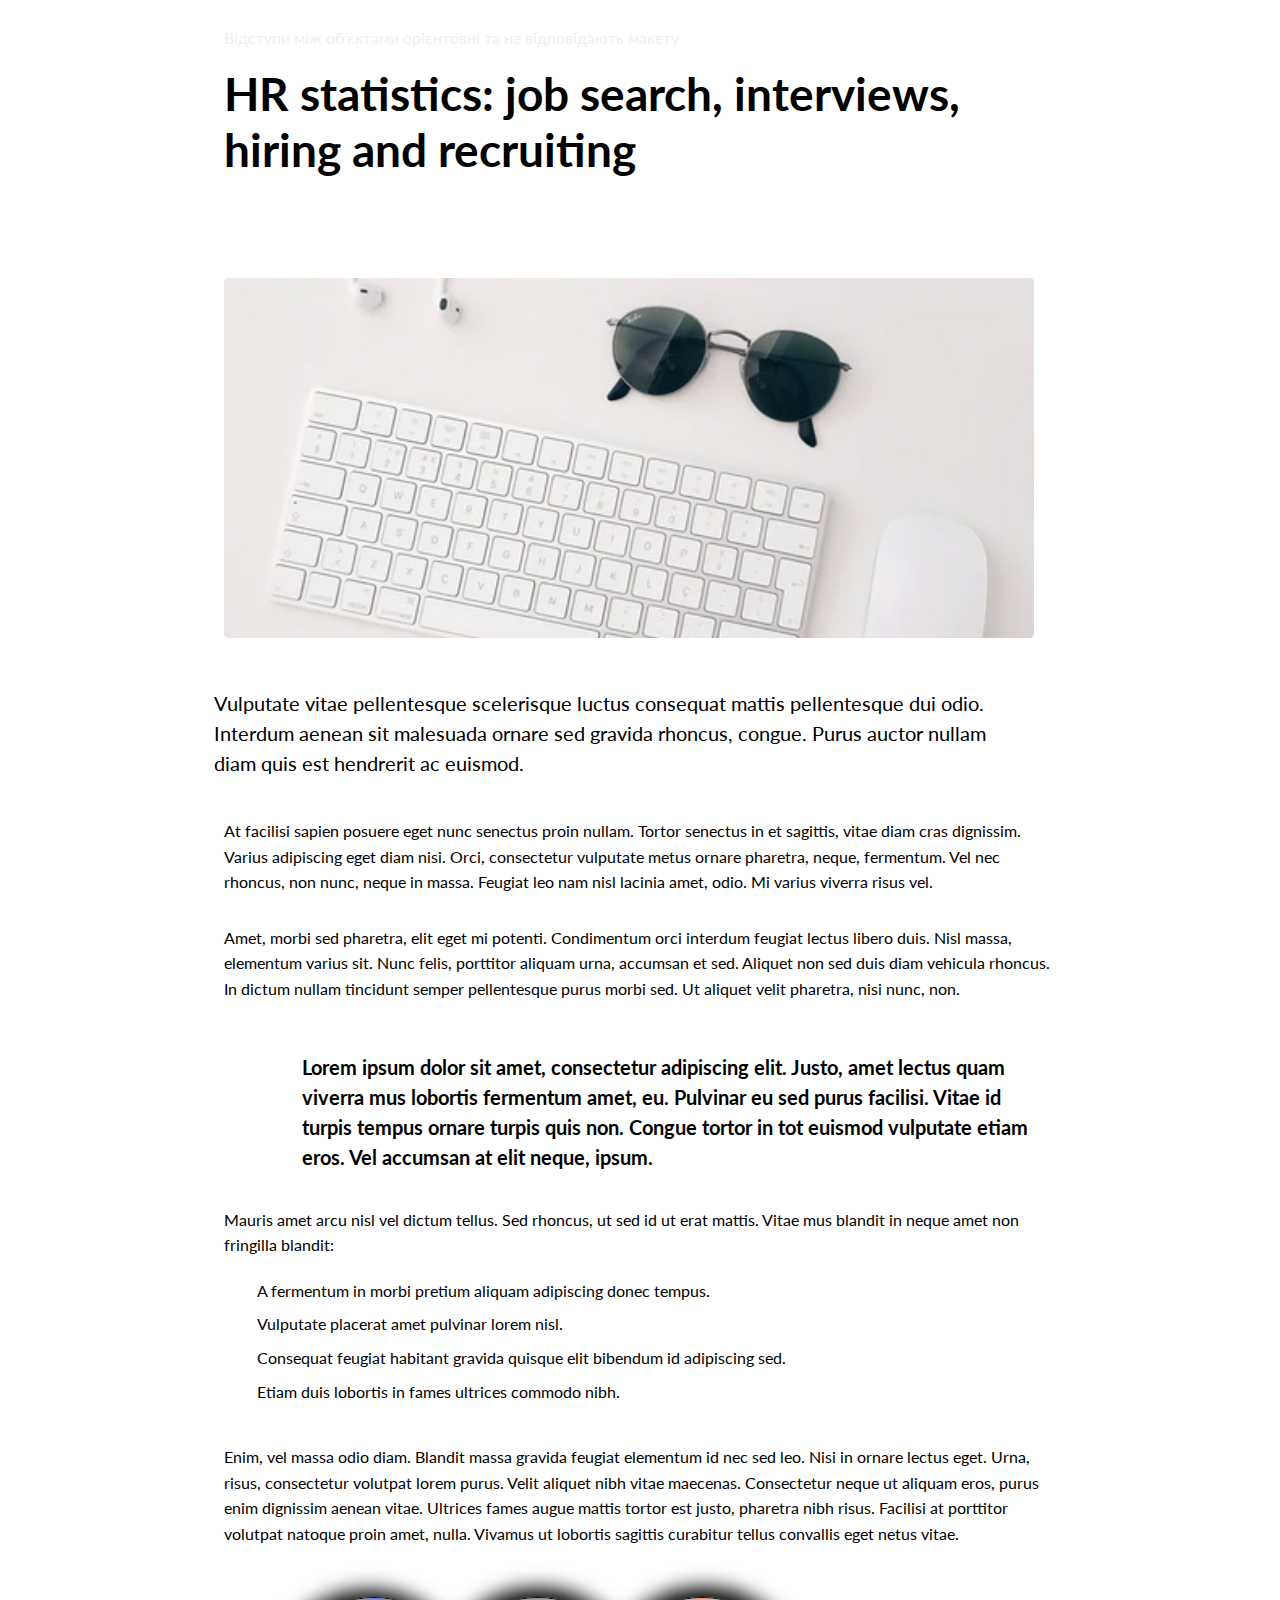
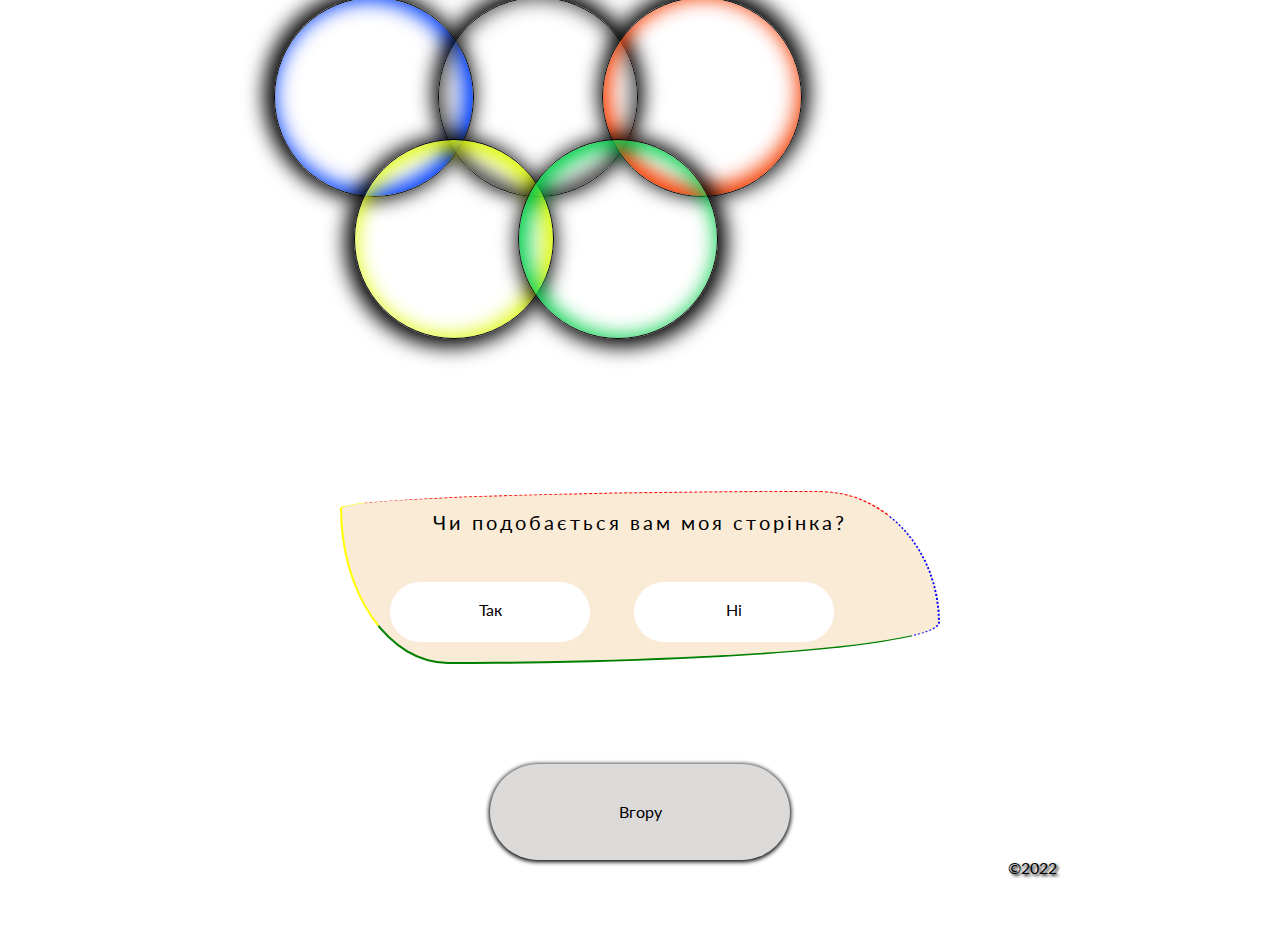
<file: lesson_6_home_work/index.html>
<!DOCTYPE html>
<html lang="en">
<head>
	<meta charset="UTF-8">
	<meta http-equiv="X-UA-Compatible" content="IE=edge">
	<meta name="viewport" content="width=device-width, initial-scale=1.0">
	<link rel="stylesheet" href="css/fonts.css">
	<link rel="stylesheet" href="css/reset.css">
	<link rel="stylesheet" href="css/style.css">
	<title>Lesson 6</title>
</head>
<body>
	<header>Відступи між об'єктами орієнтовні та не відповідають макету</header>
	<main>
			<h1 id="top">HR statistics: job search,  interviews, hiring and recruiting</h1>
			<img src="img/image.png" alt="клавіатура">
			<div class="text">
				<div class="text__title">Vulputate vitae pellentesque scelerisque luctus consequat mattis pellentesque dui odio. Interdum aenean sit malesuada ornare sed gravida rhoncus, congue. Purus auctor nullam diam quis est hendrerit ac euismod. </div>
				<div class="text__text">
					<p>At facilisi sapien posuere eget nunc senectus proin nullam. Tortor senectus in et sagittis, vitae diam cras dignissim. Varius adipiscing eget diam nisi. Orci, consectetur vulputate metus ornare pharetra, neque, fermentum. Vel nec rhoncus, non nunc, neque in massa. Feugiat leo nam nisl lacinia amet, odio. Mi varius viverra risus vel.</p>
					<p>Amet, morbi sed pharetra, elit eget mi potenti. Condimentum orci interdum feugiat lectus libero duis. Nisl massa, elementum varius sit. Nunc felis, porttitor aliquam urna, accumsan et sed. Aliquet non sed duis diam vehicula rhoncus. In dictum nullam tincidunt semper pellentesque purus morbi sed. Ut aliquet velit pharetra, nisi nunc, non.</p>
				</div>
				<div class="text__right">
					Lorem ipsum dolor sit amet, consectetur adipiscing elit. Justo, amet lectus quam viverra mus lobortis fermentum amet, eu. Pulvinar eu sed purus  facilisi. Vitae id turpis tempus ornare turpis quis non. Congue tortor in tot euismod vulputate etiam eros. Vel accumsan at elit neque, ipsum.
				</div>
			</div>
			<div class="list">
				<div class="list__title">Mauris amet arcu nisl vel dictum tellus. Sed rhoncus, ut sed id ut erat mattis. Vitae mus blandit in neque amet non fringilla blandit:</div>
				<ul class="list__list">
					<li>A fermentum in morbi pretium aliquam adipiscing donec tempus.</li>
					<li>Vulputate placerat amet pulvinar lorem nisl.</li>
					<li>Consequat feugiat habitant gravida quisque elit bibendum id adipiscing sed.</li>
					<li>Etiam duis lobortis in fames ultrices commodo nibh.</li>
				</ul>
			</div>
			<div class="bottom">
				Enim, vel massa odio diam. Blandit massa gravida feugiat elementum id nec sed leo. Nisi in ornare lectus eget. Urna, risus, consectetur volutpat lorem purus. Velit aliquet nibh vitae maecenas. Consectetur neque ut aliquam eros, purus enim dignissim aenean vitae. Ultrices fames augue mattis tortor est justo, pharetra nibh risus. Facilisi at porttitor volutpat natoque proin amet, nulla. Vivamus ut lobortis sagittis curabitur tellus convallis eget netus vitae.
			</div>
			<div class="experiments">
				<div class="circle">
					<div class="circle-1"></div>
					<div class="circle-2"></div>
					<div class="circle-3"></div>
					<div class="circle-4"></div>
					<div class="circle-5"></div>
				</div>
				<div class="question">
					<div class="question__question">Чи подобається вам моя сторінка?</div>
					<div class="answer">
						<a href="#" class="yes">Так</a>
						<a href="#" class="no">Ні</a>
					</div>
				</div>
				
					<a href="#top" class="button">Вгору</a>
				
			</div>
	</main>
	<footer>©2022</footer>
</body>
</html>
</file>
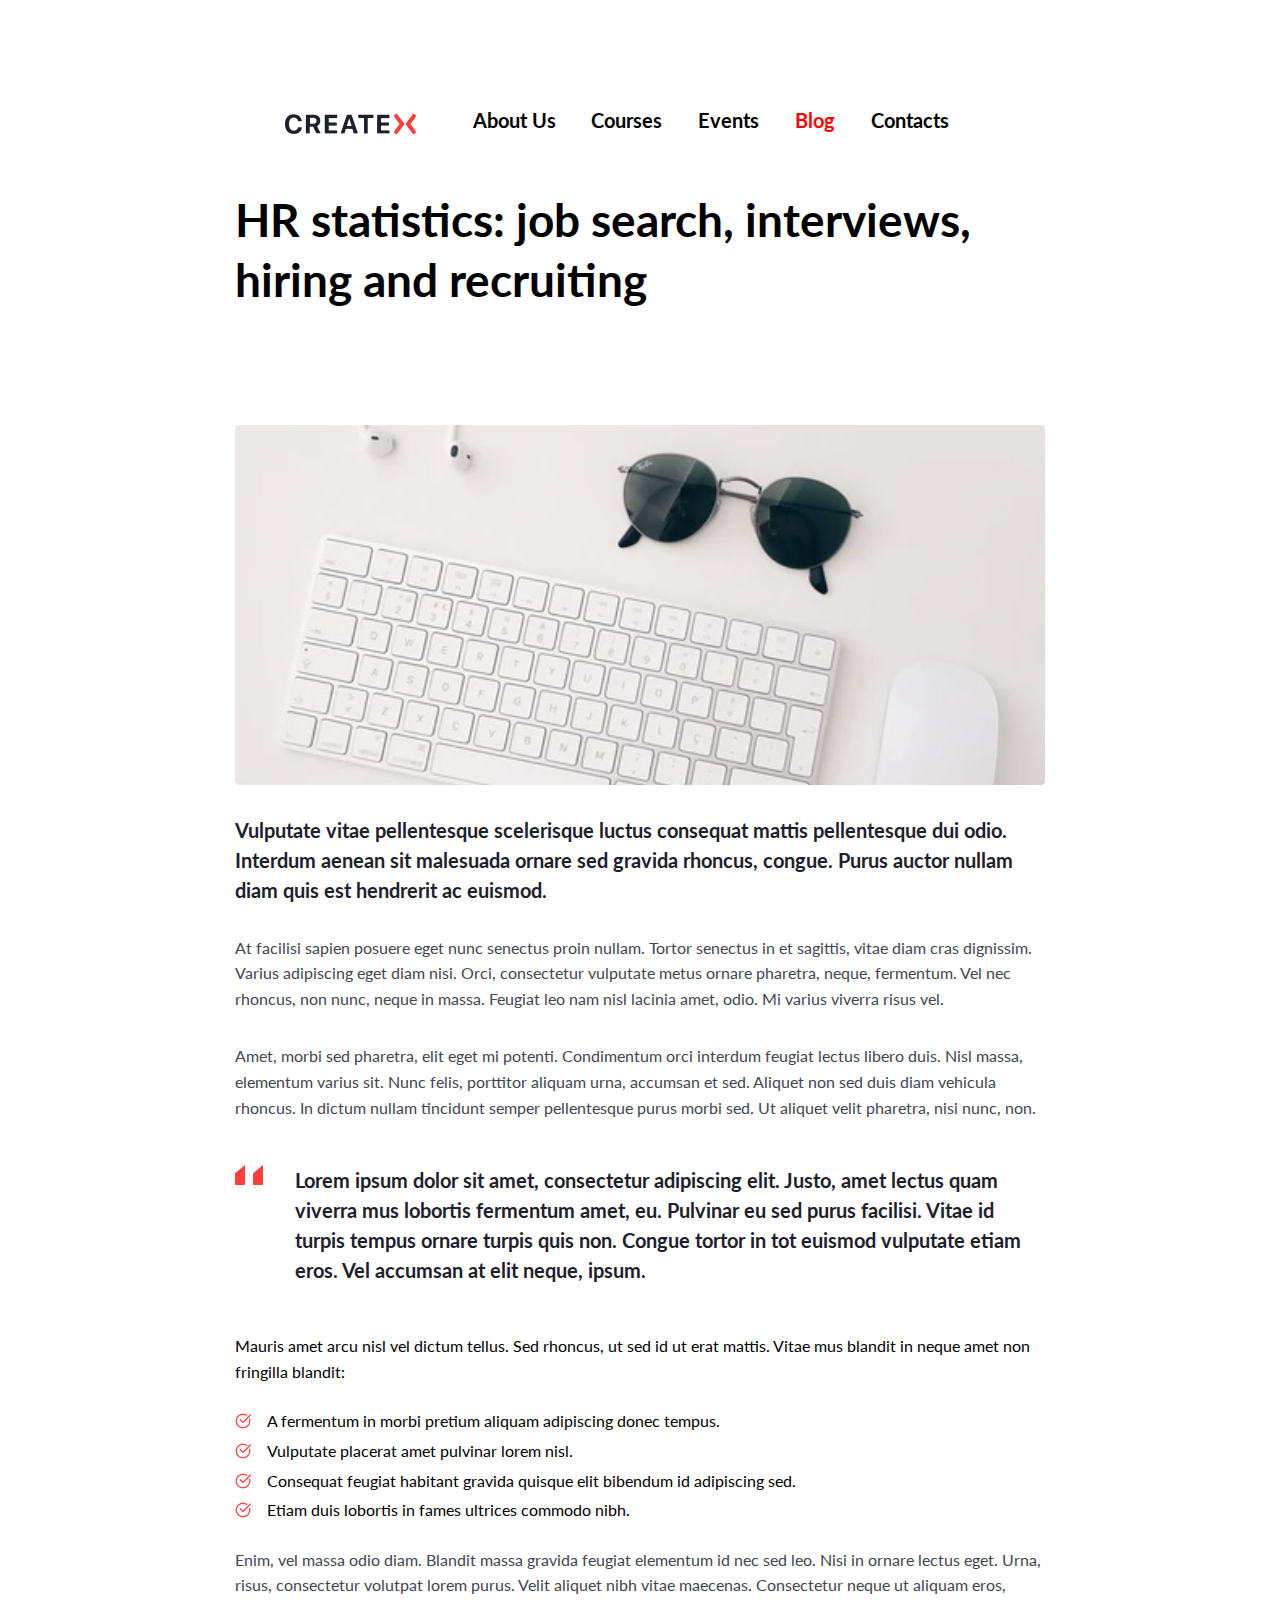
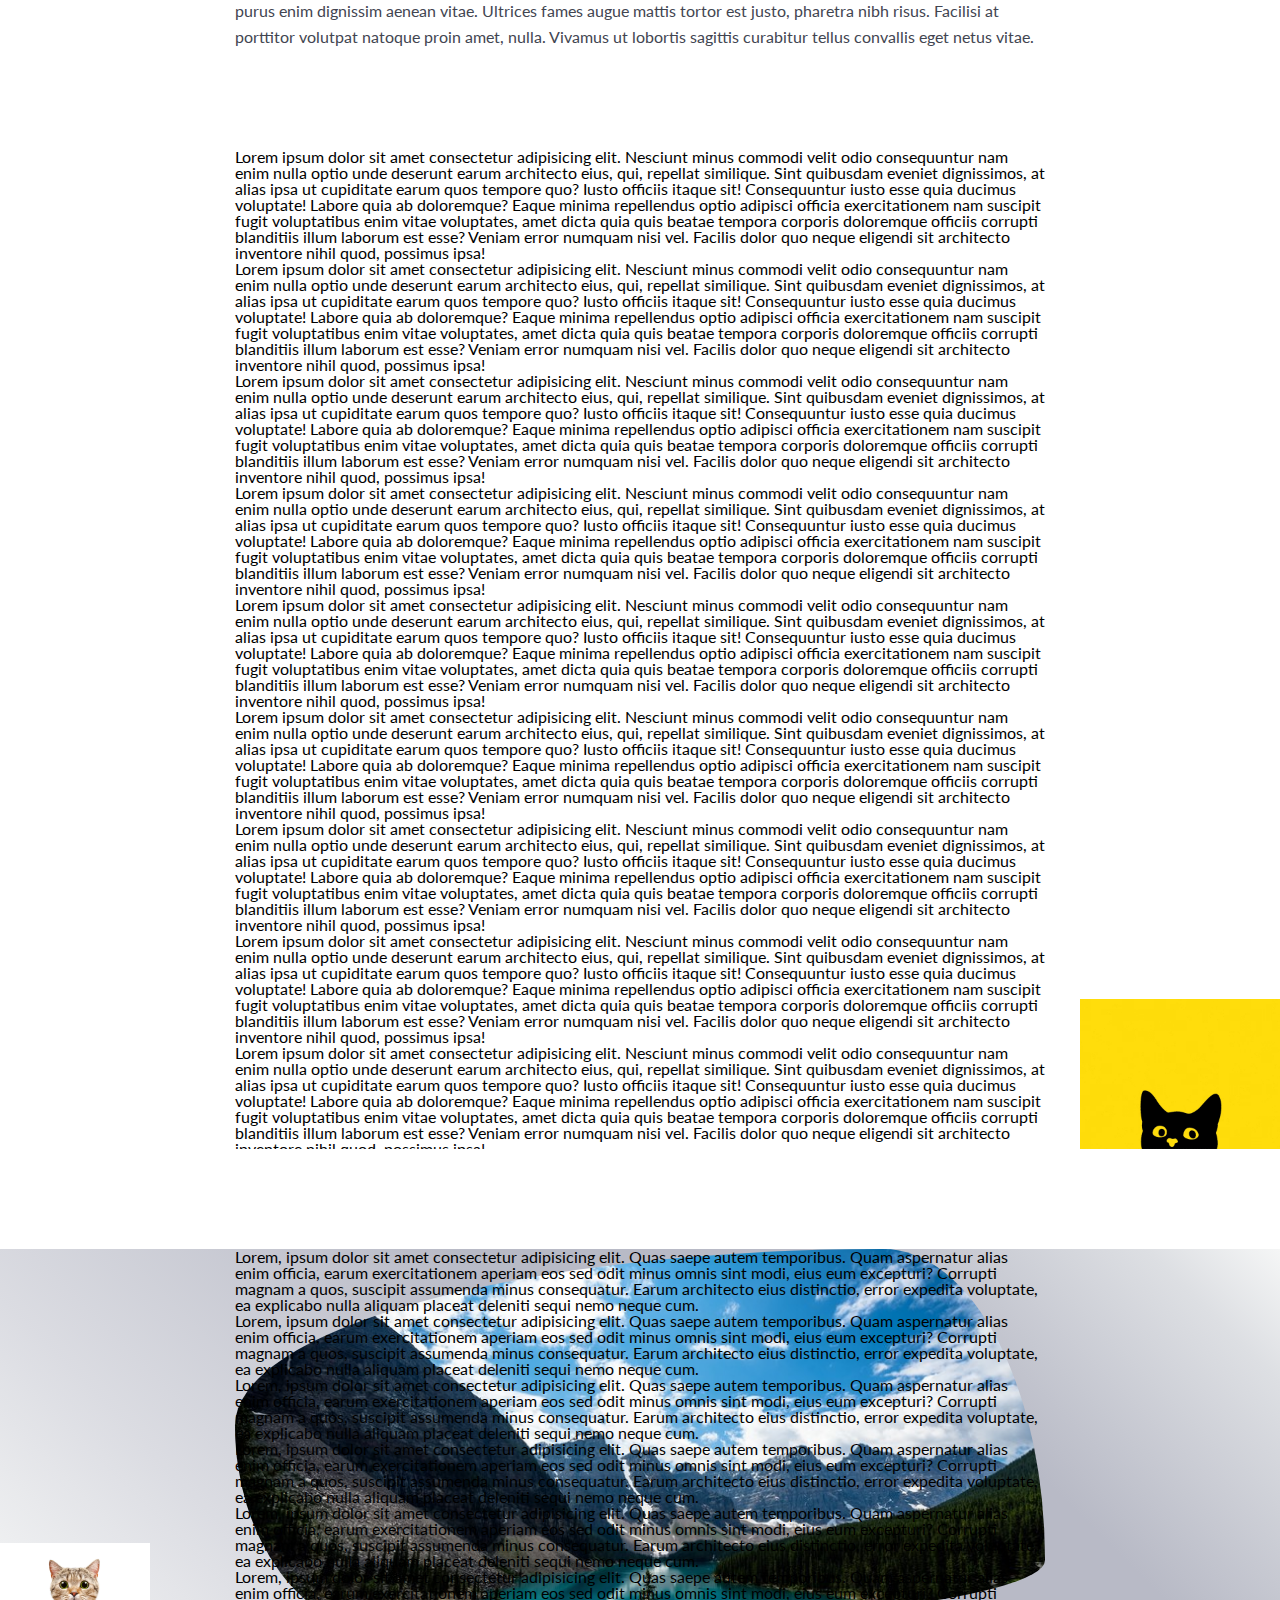
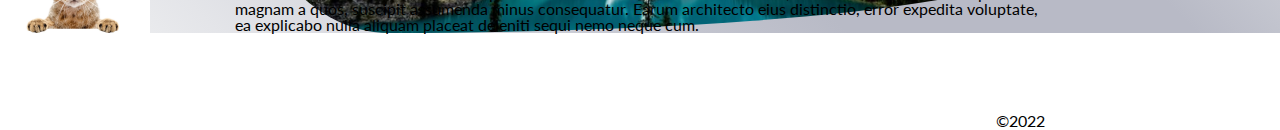
<file: lesson_7_home_work/index.html>
<!DOCTYPE html>
<html lang="en">

<head>
	<meta charset="UTF-8">
	<meta http-equiv="X-UA-Compatible" content="IE=edge">
	<meta name="viewport" content="width=device-width, initial-scale=1.0">
	<link rel="stylesheet" href="css/fonts.css">
	<link rel="stylesheet" href="css/reset.css">
	<link rel="stylesheet" href="css/style.css">
	<title>Lesson 7</title>
</head>

<body>
	<header class="header">
		<div class="header__container">
			<div class="header__logo">
				<img src="img/logo.png" alt="Create">
			</div>
			<a href="#">About Us</a>
			<a href="#">Courses</a>
			<a href="#">Events</a>
			<a href="#" class="blog">Blog</a>
			<a href="#">Contacts</a>
		</div>
	</header>
	<main>
		<div class="title">
			<div class="title__container">
				HR statistics: job search, interviews, hiring and recruiting
			</div>
		</div>
		<div class="about-us">
			<div class="about-us__container">
				<div class="about-us__img"><img src="img/image.png" alt="клавіатура"></div>
				<div class="about-us__title">Vulputate vitae pellentesque scelerisque luctus consequat mattis pellentesque
					dui odio. Interdum aenean sit malesuada ornare sed gravida rhoncus, congue. Purus auctor nullam diam quis
					est hendrerit ac euismod.
				</div>
				<div class="about-us__text">
					<p>At facilisi sapien posuere eget nunc senectus proin nullam. Tortor senectus in et sagittis, vitae diam
						cras dignissim. Varius adipiscing eget diam nisi. Orci, consectetur vulputate metus ornare pharetra,
						neque, fermentum. Vel nec rhoncus, non nunc, neque in massa. Feugiat leo nam nisl lacinia amet, odio.
						Mi varius viverra risus vel.</p>
					<p>Amet, morbi sed pharetra, elit eget mi potenti. Condimentum orci interdum feugiat lectus libero duis.
						Nisl massa, elementum varius sit. Nunc felis, porttitor aliquam urna, accumsan et sed. Aliquet non sed
						duis diam vehicula rhoncus. In dictum nullam tincidunt semper pellentesque purus morbi sed. Ut aliquet
						velit pharetra, nisi nunc, non.</p>
				</div>
				<div class="about-us__bold">Lorem ipsum dolor sit amet, consectetur adipiscing elit. Justo, amet lectus quam
					viverra mus lobortis fermentum amet, eu. Pulvinar eu sed purus facilisi. Vitae id turpis tempus ornare
					turpis quis non. Congue tortor in tot euismod vulputate etiam eros. Vel accumsan at elit neque, ipsum.
				</div>
			</div>
		</div>
		<div class="list">
			<div class="list__container">
				<div class="list__title">Mauris amet arcu nisl vel dictum tellus. Sed rhoncus, ut sed id ut erat mattis.
					Vitae mus blandit in neque amet non fringilla blandit:</div>
				<ul class="list__list">
					<li>A fermentum in morbi pretium aliquam adipiscing donec tempus.</li>
					<li>Vulputate placerat amet pulvinar lorem nisl.</li>
					<li>Consequat feugiat habitant gravida quisque elit bibendum id adipiscing sed.</li>
					<li>Etiam duis lobortis in fames ultrices commodo nibh.</li>
				</ul>
			</div>
		</div>
		<div class="bottom">
			<div class="bottom__container">
				Enim, vel massa odio diam. Blandit massa gravida feugiat elementum id nec sed leo. Nisi in ornare lectus
				eget. Urna, risus, consectetur volutpat lorem purus. Velit aliquet nibh vitae maecenas. Consectetur neque
				ut aliquam eros, purus enim dignissim aenean vitae. Ultrices fames augue mattis tortor est justo,
				pharetra nibh risus. Facilisi at porttitor volutpat natoque proin amet, nulla. Vivamus ut lobortis
				sagittis curabitur tellus convallis eget netus vitae.
			</div>
		</div>
		<div class="experiments">
			<div class="experiments__container">
				<p>Lorem ipsum dolor sit amet consectetur adipisicing elit. Nesciunt minus commodi velit odio consequuntur nam
					enim nulla optio unde deserunt earum architecto eius, qui, repellat similique. Sint quibusdam eveniet
					dignissimos, at alias ipsa ut cupiditate earum quos tempore quo? Iusto officiis itaque sit! Consequuntur
					iusto esse quia ducimus voluptate! Labore quia ab doloremque? Eaque minima repellendus optio adipisci
					officia exercitationem nam suscipit fugit voluptatibus enim vitae voluptates, amet dicta quia quis beatae
					tempora corporis doloremque officiis corrupti blanditiis illum laborum est esse? Veniam error numquam nisi
					vel. Facilis dolor quo neque eligendi sit architecto inventore nihil quod, possimus ipsa!</p>
				<p>Lorem ipsum dolor sit amet consectetur adipisicing elit. Nesciunt minus commodi velit odio consequuntur nam
					enim nulla optio unde deserunt earum architecto eius, qui, repellat similique. Sint quibusdam eveniet
					dignissimos, at alias ipsa ut cupiditate earum quos tempore quo? Iusto officiis itaque sit! Consequuntur
					iusto esse quia ducimus voluptate! Labore quia ab doloremque? Eaque minima repellendus optio adipisci
					officia exercitationem nam suscipit fugit voluptatibus enim vitae voluptates, amet dicta quia quis beatae
					tempora corporis doloremque officiis corrupti blanditiis illum laborum est esse? Veniam error numquam nisi
					vel. Facilis dolor quo neque eligendi sit architecto inventore nihil quod, possimus ipsa!</p>
				<p>Lorem ipsum dolor sit amet consectetur adipisicing elit. Nesciunt minus commodi velit odio consequuntur nam
					enim nulla optio unde deserunt earum architecto eius, qui, repellat similique. Sint quibusdam eveniet
					dignissimos, at alias ipsa ut cupiditate earum quos tempore quo? Iusto officiis itaque sit! Consequuntur
					iusto esse quia ducimus voluptate! Labore quia ab doloremque? Eaque minima repellendus optio adipisci
					officia exercitationem nam suscipit fugit voluptatibus enim vitae voluptates, amet dicta quia quis beatae
					tempora corporis doloremque officiis corrupti blanditiis illum laborum est esse? Veniam error numquam nisi
					vel. Facilis dolor quo neque eligendi sit architecto inventore nihil quod, possimus ipsa!</p>
				<p>Lorem ipsum dolor sit amet consectetur adipisicing elit. Nesciunt minus commodi velit odio consequuntur nam
					enim nulla optio unde deserunt earum architecto eius, qui, repellat similique. Sint quibusdam eveniet
					dignissimos, at alias ipsa ut cupiditate earum quos tempore quo? Iusto officiis itaque sit! Consequuntur
					iusto esse quia ducimus voluptate! Labore quia ab doloremque? Eaque minima repellendus optio adipisci
					officia exercitationem nam suscipit fugit voluptatibus enim vitae voluptates, amet dicta quia quis beatae
					tempora corporis doloremque officiis corrupti blanditiis illum laborum est esse? Veniam error numquam nisi
					vel. Facilis dolor quo neque eligendi sit architecto inventore nihil quod, possimus ipsa!</p>
				<p>Lorem ipsum dolor sit amet consectetur adipisicing elit. Nesciunt minus commodi velit odio consequuntur nam
					enim nulla optio unde deserunt earum architecto eius, qui, repellat similique. Sint quibusdam eveniet
					dignissimos, at alias ipsa ut cupiditate earum quos tempore quo? Iusto officiis itaque sit! Consequuntur
					iusto esse quia ducimus voluptate! Labore quia ab doloremque? Eaque minima repellendus optio adipisci
					officia exercitationem nam suscipit fugit voluptatibus enim vitae voluptates, amet dicta quia quis beatae
					tempora corporis doloremque officiis corrupti blanditiis illum laborum est esse? Veniam error numquam nisi
					vel. Facilis dolor quo neque eligendi sit architecto inventore nihil quod, possimus ipsa!</p>
				<p>Lorem ipsum dolor sit amet consectetur adipisicing elit. Nesciunt minus commodi velit odio consequuntur nam
					enim nulla optio unde deserunt earum architecto eius, qui, repellat similique. Sint quibusdam eveniet
					dignissimos, at alias ipsa ut cupiditate earum quos tempore quo? Iusto officiis itaque sit! Consequuntur
					iusto esse quia ducimus voluptate! Labore quia ab doloremque? Eaque minima repellendus optio adipisci
					officia exercitationem nam suscipit fugit voluptatibus enim vitae voluptates, amet dicta quia quis beatae
					tempora corporis doloremque officiis corrupti blanditiis illum laborum est esse? Veniam error numquam nisi
					vel. Facilis dolor quo neque eligendi sit architecto inventore nihil quod, possimus ipsa!</p>
				<p>Lorem ipsum dolor sit amet consectetur adipisicing elit. Nesciunt minus commodi velit odio consequuntur nam
					enim nulla optio unde deserunt earum architecto eius, qui, repellat similique. Sint quibusdam eveniet
					dignissimos, at alias ipsa ut cupiditate earum quos tempore quo? Iusto officiis itaque sit! Consequuntur
					iusto esse quia ducimus voluptate! Labore quia ab doloremque? Eaque minima repellendus optio adipisci
					officia exercitationem nam suscipit fugit voluptatibus enim vitae voluptates, amet dicta quia quis beatae
					tempora corporis doloremque officiis corrupti blanditiis illum laborum est esse? Veniam error numquam nisi
					vel. Facilis dolor quo neque eligendi sit architecto inventore nihil quod, possimus ipsa!</p>
					<p>Lorem ipsum dolor sit amet consectetur adipisicing elit. Nesciunt minus commodi velit odio consequuntur nam
					enim nulla optio unde deserunt earum architecto eius, qui, repellat similique. Sint quibusdam eveniet
					dignissimos, at alias ipsa ut cupiditate earum quos tempore quo? Iusto officiis itaque sit! Consequuntur
					iusto esse quia ducimus voluptate! Labore quia ab doloremque? Eaque minima repellendus optio adipisci
					officia exercitationem nam suscipit fugit voluptatibus enim vitae voluptates, amet dicta quia quis beatae
					tempora corporis doloremque officiis corrupti blanditiis illum laborum est esse? Veniam error numquam nisi
					vel. Facilis dolor quo neque eligendi sit architecto inventore nihil quod, possimus ipsa!</p>
				<p>Lorem ipsum dolor sit amet consectetur adipisicing elit. Nesciunt minus commodi velit odio consequuntur nam
					enim nulla optio unde deserunt earum architecto eius, qui, repellat similique. Sint quibusdam eveniet
					dignissimos, at alias ipsa ut cupiditate earum quos tempore quo? Iusto officiis itaque sit! Consequuntur
					iusto esse quia ducimus voluptate! Labore quia ab doloremque? Eaque minima repellendus optio adipisci
					officia exercitationem nam suscipit fugit voluptatibus enim vitae voluptates, amet dicta quia quis beatae
					tempora corporis doloremque officiis corrupti blanditiis illum laborum est esse? Veniam error numquam nisi
					vel. Facilis dolor quo neque eligendi sit architecto inventore nihil quod, possimus ipsa!</p>
				<p>Lorem ipsum dolor sit amet consectetur adipisicing elit. Nesciunt minus commodi velit odio consequuntur nam
					enim nulla optio unde deserunt earum architecto eius, qui, repellat similique. Sint quibusdam eveniet
					dignissimos, at alias ipsa ut cupiditate earum quos tempore quo? Iusto officiis itaque sit! Consequuntur
					iusto esse quia ducimus voluptate! Labore quia ab doloremque? Eaque minima repellendus optio adipisci
					officia exercitationem nam suscipit fugit voluptatibus enim vitae voluptates, amet dicta quia quis beatae
					tempora corporis doloremque officiis corrupti blanditiis illum laborum est esse? Veniam error numquam nisi
					vel. Facilis dolor quo neque eligendi sit architecto inventore nihil quod, possimus ipsa!</p>
				<p>Lorem ipsum dolor sit amet consectetur adipisicing elit. Nesciunt minus commodi velit odio consequuntur nam
					enim nulla optio unde deserunt earum architecto eius, qui, repellat similique. Sint quibusdam eveniet
					dignissimos, at alias ipsa ut cupiditate earum quos tempore quo? Iusto officiis itaque sit! Consequuntur
					iusto esse quia ducimus voluptate! Labore quia ab doloremque? Eaque minima repellendus optio adipisci
					officia exercitationem nam suscipit fugit voluptatibus enim vitae voluptates, amet dicta quia quis beatae
					tempora corporis doloremque officiis corrupti blanditiis illum laborum est esse? Veniam error numquam nisi
					vel. Facilis dolor quo neque eligendi sit architecto inventore nihil quod, possimus ipsa!</p>
				<p>Lorem ipsum dolor sit amet consectetur adipisicing elit. Nesciunt minus commodi velit odio consequuntur nam
					enim nulla optio unde deserunt earum architecto eius, qui, repellat similique. Sint quibusdam eveniet
					dignissimos, at alias ipsa ut cupiditate earum quos tempore quo? Iusto officiis itaque sit! Consequuntur
					iusto esse quia ducimus voluptate! Labore quia ab doloremque? Eaque minima repellendus optio adipisci
					officia exercitationem nam suscipit fugit voluptatibus enim vitae voluptates, amet dicta quia quis beatae
					tempora corporis doloremque officiis corrupti blanditiis illum laborum est esse? Veniam error numquam nisi
					vel. Facilis dolor quo neque eligendi sit architecto inventore nihil quod, possimus ipsa!</p>
				<p>Lorem ipsum dolor sit amet consectetur adipisicing elit. Nesciunt minus commodi velit odio consequuntur nam
					enim nulla optio unde deserunt earum architecto eius, qui, repellat similique. Sint quibusdam eveniet
					dignissimos, at alias ipsa ut cupiditate earum quos tempore quo? Iusto officiis itaque sit! Consequuntur
					iusto esse quia ducimus voluptate! Labore quia ab doloremque? Eaque minima repellendus optio adipisci
					officia exercitationem nam suscipit fugit voluptatibus enim vitae voluptates, amet dicta quia quis beatae
					tempora corporis doloremque officiis corrupti blanditiis illum laborum est esse? Veniam error numquam nisi
					vel. Facilis dolor quo neque eligendi sit architecto inventore nihil quod, possimus ipsa!</p>
					
				</div>
		</div>
		<div class="box">
			<div class="box__container">
				<p>Lorem, ipsum dolor sit amet consectetur adipisicing elit. Quas saepe autem temporibus. Quam aspernatur alias enim officia, earum exercitationem aperiam eos sed odit minus omnis sint modi, eius eum excepturi? Corrupti magnam a quos, suscipit assumenda minus consequatur. Earum architecto eius distinctio, error expedita voluptate, ea explicabo nulla aliquam placeat deleniti sequi nemo neque cum.</p>
				<p>Lorem, ipsum dolor sit amet consectetur adipisicing elit. Quas saepe autem temporibus. Quam aspernatur alias enim officia, earum exercitationem aperiam eos sed odit minus omnis sint modi, eius eum excepturi? Corrupti magnam a quos, suscipit assumenda minus consequatur. Earum architecto eius distinctio, error expedita voluptate, ea explicabo nulla aliquam placeat deleniti sequi nemo neque cum.</p>
				<p>Lorem, ipsum dolor sit amet consectetur adipisicing elit. Quas saepe autem temporibus. Quam aspernatur alias enim officia, earum exercitationem aperiam eos sed odit minus omnis sint modi, eius eum excepturi? Corrupti magnam a quos, suscipit assumenda minus consequatur. Earum architecto eius distinctio, error expedita voluptate, ea explicabo nulla aliquam placeat deleniti sequi nemo neque cum.</p>
				<p>Lorem, ipsum dolor sit amet consectetur adipisicing elit. Quas saepe autem temporibus. Quam aspernatur alias enim officia, earum exercitationem aperiam eos sed odit minus omnis sint modi, eius eum excepturi? Corrupti magnam a quos, suscipit assumenda minus consequatur. Earum architecto eius distinctio, error expedita voluptate, ea explicabo nulla aliquam placeat deleniti sequi nemo neque cum.</p>
				<p>Lorem, ipsum dolor sit amet consectetur adipisicing elit. Quas saepe autem temporibus. Quam aspernatur alias enim officia, earum exercitationem aperiam eos sed odit minus omnis sint modi, eius eum excepturi? Corrupti magnam a quos, suscipit assumenda minus consequatur. Earum architecto eius distinctio, error expedita voluptate, ea explicabo nulla aliquam placeat deleniti sequi nemo neque cum.</p>
				<p>Lorem, ipsum dolor sit amet consectetur adipisicing elit. Quas saepe autem temporibus. Quam aspernatur alias enim officia, earum exercitationem aperiam eos sed odit minus omnis sint modi, eius eum excepturi? Corrupti magnam a quos, suscipit assumenda minus consequatur. Earum architecto eius distinctio, error expedita voluptate, ea explicabo nulla aliquam placeat deleniti sequi nemo neque cum.</p>
			</div>
		</div>
	</main>
	<footer class="footer">
		<div class="footer__container">
			©2022
		</div>
	</footer>
</body>

</html>
</file>
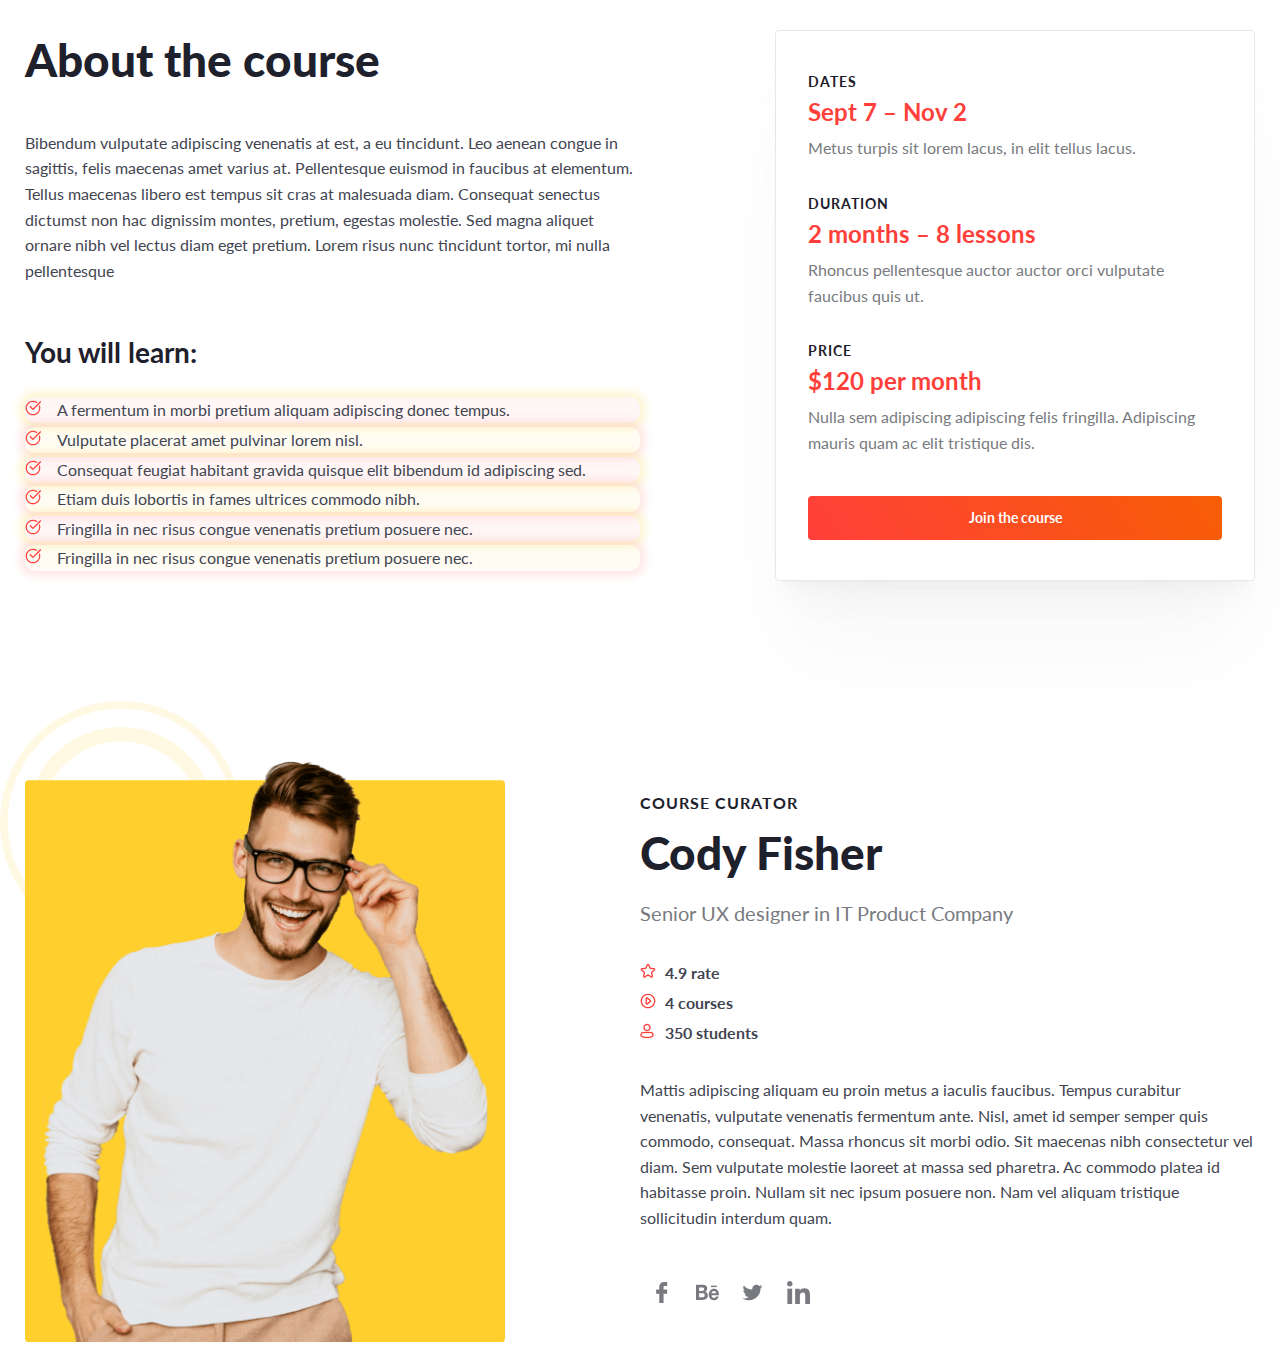
<file: lesson_8_home_work/index.html>
<!DOCTYPE html>
<html lang="en">
	<head>
		<meta charset="UTF-8">
		<meta http-equiv="X-UA-Compatible" content="IE=edge">
		<meta name="viewport" content="width=device-width, initial-scale=1.0">
		<link rel="stylesheet" href="css/reset.css">
		<link rel="stylesheet" href="css/fonts.css">
		<link rel="stylesheet" href="css/style.css">
		<title>Lesson 8</title>
	</head>
	<body>
		<header></header>
		<main class="course">
			<div class="course__container">
				<div class="course__row">
					<div class="course__about">
						<h1 class="about__title">About the course</h1>
						<p class="about__text">Bibendum vulputate adipiscing venenatis at est, a eu tincidunt. Leo aenean congue in sagittis, felis maecenas amet varius at. Pellentesque euismod in faucibus at elementum. Tellus maecenas libero est tempus sit cras at malesuada diam. Consequat senectus dictumst non hac dignissim montes, pretium, egestas molestie. Sed magna aliquet ornare nibh vel lectus diam eget pretium. Lorem risus nunc tincidunt tortor, mi nulla pellentesque</p>
						<h2 class="about__goal">You will learn:</h2>
						<ul class="about__list">
							<li>A fermentum in morbi pretium aliquam adipiscing donec tempus.</li>
							<li>Vulputate placerat amet pulvinar lorem nisl.</li>
							<li>Consequat feugiat habitant gravida quisque elit bibendum id adipiscing sed.</li>
							<li>Etiam duis lobortis in fames ultrices commodo nibh.</li>
							<li>Fringilla in nec risus congue venenatis pretium posuere nec.</li>
							<li>Fringilla in nec risus congue venenatis pretium posuere nec.</li>
						</ul>
					</div>
					<div class="course__reservation">
						<div class="reservation__wrap">
							<div class="reservation__subtitle">Dates</div>
							<div class="reservation__value">Sept 7 – Nov 2</div>
							<p class="reservation__text">Metus turpis sit lorem lacus, in elit tellus lacus.</p>
							<div class="reservation__subtitle">Duration</div>
							<div class="reservation__value">2 months – 8 lessons</div>
							<p class="reservation__text">Rhoncus pellentesque auctor auctor orci vulputate faucibus quis ut.</p>
							<div class="reservation__subtitle">Price</div>
							<div class="reservation__value">$120 per month</div>
							<p class="reservation__text">Nulla sem adipiscing adipiscing felis fringilla. Adipiscing mauris quam ac elit tristique dis.</p>
							<a href="#" class="reservation__reservation">Join the course</a>
						</div>
					</div>
					<div class="course__img">
						<img src="img/man.svg" alt="наш куратор">
					</div>
					<div class="course__curator">
						<div class="curator__title">Course curator</div>
						<div class="curator__position">Cody Fisher</div>
						<div class="curator__skills">Senior UX designer in IT Product Company</div>
						<ul class="curator__acquisitions">
							<li class="rate">4.9 rate</li>
							<li class="courses">4 courses</li>
							<li class="students">350 students</li>
						</ul>
						<div class="curator__text">Mattis adipiscing aliquam eu proin metus a iaculis faucibus. Tempus curabitur venenatis, vulputate venenatis fermentum ante. Nisl, amet id semper semper quis commodo, consequat. Massa rhoncus sit morbi odio. Sit maecenas nibh consectetur vel diam. Sem vulputate molestie laoreet at massa sed pharetra. Ac commodo platea id habitasse proin. Nullam sit nec ipsum posuere non. Nam vel aliquam tristique sollicitudin interdum quam. </div>
						<div class="curator__accounts">
							<a class="curator__accounts-fb" target="_blank" href="https://www.facebook.com"><img src="img/icons/Facebook.svg" alt="" class="curator__accounts-img"></a>
							<a class="curator__accounts-behance" target="_blank" href="https://www.behance.net"><img src="img/icons/behance.svg" alt="" class="curator__accounts-img"></a>
							<a class="curator__accounts-twitter" target="_blank" href="https://twitter.com"><img src="img/icons/Twitter.svg" alt="" class="curator__accounts-img" ></a>
							<a class="curator__accounts-linked-in" target="_blank" href="https://www.linkedin.com"><img src="img/icons/linked-in.svg" alt="" class="curator__accounts-img"></a>
						</div>
					</div>
				</div>
			</div>
		</main>
		<footer></footer>
	</body>
</html>
</file>
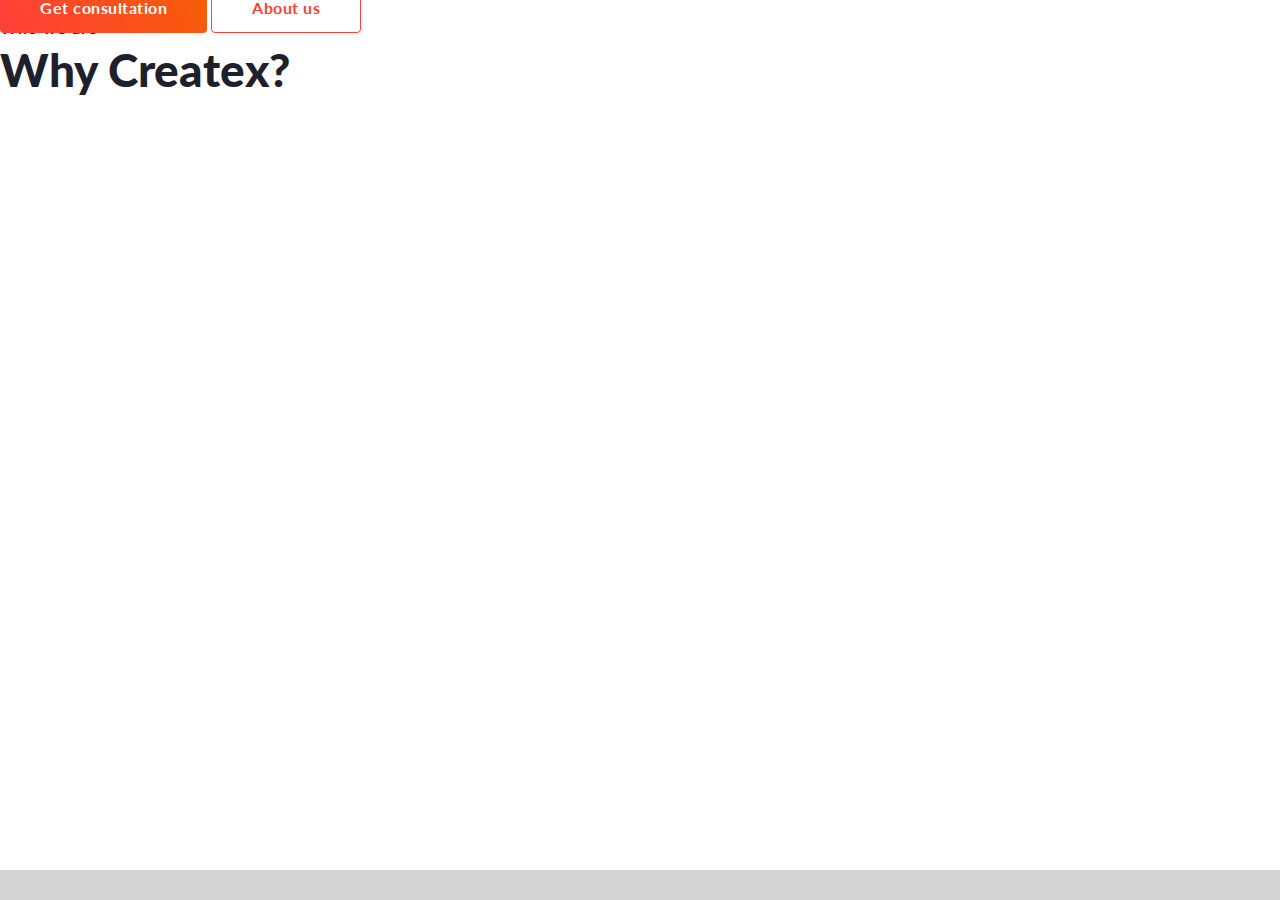
<file: Lesson_15_home_work/_common.html>
<!DOCTYPE html>
<html lang="en">

<head>
	<meta charset="UTF-8">
	<meta http-equiv="X-UA-Compatible" content="IE=edge">
	<meta name="viewport" content="width=device-width, initial-scale=1.0">
	<link rel="stylesheet" href="css/reset.css">
	<link rel="stylesheet" href="css/common.css">
	<link rel="stylesheet" href="css/style.css">
	<title>Загальні компоненти</title>
</head>

<body>
	<div class="wrapper">
		<header class="header"></header>
		<main class="page">
			<a href="" class="button"><span>Get consultation</span></a>
			<a href="" class="button button--border">
				<span>About us</span>
			</a>
			<div class="subtitle">Who we are</div>
			<h2 class="title">Why Createx?</h2>
		</main>
		<footer class="footer"></footer>
	</div>
</body>

</html>
</file>
<file: Lesson_10_home_work/css/style.css>
@import url('https://fonts.googleapis.com/css2?family=Lato:wght@400;700;900&display=swap');
</file>
<file: Lesson_11_home_work/css/style.css>
body{
	padding: 300px 0px;
}
.wrapper{
	position: relative;
}
.header{
	background-color: rgb(216, 216, 216);
	padding: 30px;
	position: fixed;
	top: 0px;
	z-index: 100;
	width: 100%;
}
.header__container{
	max-width: 900px;
	margin: 0 auto;
	position: relative;
}
.header__item{
	position: relative;
	left: -200px;
	display: inline-block;
}
.header__menu{
	display: inline-block;
	text-align: center;
	font-size: 24px;
	text-transform: uppercase;
	line-height: 1.2;
	letter-spacing: 5px;
	text-shadow: 1px 0px 2px rgba(0, 0, 0, 0.444);
}
.header__burger{
	display: inline-block;
	width: 80px;
	position: absolute;
	top: -12px;
}
.burger__item-top{
height: 10px;
background-color: rgba(80, 81, 82, 0.539);
box-shadow: 0px 0px 6px 2px rgba(80, 81, 82, 0.539);
border-radius: 30px;
margin-bottom: 10px;
}
.burger__item-center{
	height: 10px;
	background-color: rgba(80, 81, 82, 0.539);
	box-shadow: 0px 0px 6px 2px rgba(80, 81, 82, 0.539);
	border-radius: 30px;
	margin-bottom: 10px;
}
.burger__item-bottom{
	height: 10px;
	background-color: rgba(80, 81, 82, 0.539);
	box-shadow: 0px 0px 6px 2px rgba(80, 81, 82, 0.539);
	border-radius: 30px;
}
.header__list{
	position: absolute;
	min-width: 170px;
	padding: 15px;
	top: 20px;
	text-align: center;
	background-color: rgb(163, 185, 199);
	border-radius: 5px;
	box-shadow: 0px 0px 5px 5px rgb(163, 185, 199);
	opacity: 0;
}
.header__list li{
	color: white;
	letter-spacing: 2px;
}
.header__list li:not(:last-child){
	margin-bottom: 15px;
}
.header__item:hover .header__list{
	opacity: 1;
	left: 0px;
	top: -15px;
	transition: all 0.3s ease-out 0s
}
.car{
	background-color: rgb(205, 198, 198);
	height: 500px;
	position: relative;
}
	.car__vehicle{
	width: 400px;
	height: 250px;
	background-color: rgb(205, 198, 198);
	position: absolute;
	bottom: 0px;
	left: 0px;
	transition: left 6s ease-out 0.6s, transform 0.6s ease-out 6s;
}
.vehicle__roof{
	height: 160px;
	width: 60%;
	border: 18px solid rgb(10, 25, 237);
	border-radius: 181px 178px 1px 0px / 150px 149px 65px 0px;
	position: absolute;
	top: 30px;
	left: 75px;
	z-index: 1;
}
	.vehicle__body{
	height: 100px;
	width: 100%;
	background-color: rgb(10, 25, 237);
	border-radius: 206px 201px 68px 66px / 121px 108px 83px 51px;
	position: absolute;
	bottom: 50px;
	z-index: 2;
}
.vehicle__headlights{
	height: 30px;
	width: 30px;
	background-color: rgb(243, 255, 5);
	border-radius: 30px  ;
	position: absolute;
	bottom: 108px;
	right: 5px;
	z-index: 2;
}
.vehicle__ray-of-light{
	height: 80px;
	width: 80px;
	background-color: rgb(243, 255, 5);
	border-radius: 80px 30px 30px  ;
	position: absolute;
	bottom: 90px;
	right: -70px;
	z-index: 4;
	transform: rotate(120deg);
	opacity: 0;
}
.vehicle__rear-lights{
	height: 30px;
	width: 30px;
	background-color: rgba(255, 0, 0, 0.377);
	border-radius: 30px  ;
	position: absolute;
	bottom: 108px;
	left: 0px;
	z-index: 3;
}
.vehicle__front-bumper{
	height: 30px;
	width: 60px;
	background-color: rgb(127, 127, 127);
	border-radius: 30px  ;
	position: absolute;
	bottom: 70px;
	right: -20px;
	z-index: 2;
}
.vehicle__rear-bumper{
	height: 30px;
	width: 60px;
	background-color: rgb(127, 127, 127);
	border-radius: 30px  ;
	position: absolute;
	bottom: 70px;
	left: -20px;
	z-index: 2;
}
.wheel{
	height: 90px;
	width: 90px;
	background-color: rgb(205, 198, 198);
	border-radius: 50px;
	border: 5px dotted black;
	position: absolute;
	bottom: 70px;
	left: -20px;
	z-index: 3;
}
.vehicle__front-wheel{
	bottom: 10px;
	left: 260px;
}
.vehicle__rear-wheel{
	bottom: 10px;
	left: 50px;
}
.wheel__rubber{
	padding: 20px;
	width: 100%;
	height: 100%;
	background-color: black;
	border-radius: 50%;
}
.wheel__disk{
	width: 100%;
	height: 100%;
	background-color: rgba(86, 84, 144, 0.647);
	border-radius: 50%;
}
.car:hover .vehicle{
	left: 980px;
	transform: rotateY(180deg);
	transition: left 6s ease-out 0.6s, transform 0.6s ease-out 6s;
}
.car:hover .vehicle__ray-of-light{
	opacity: 0.8;
	transition: all 0.8s ease-out 0s;
}
.car:hover .wheel{
	transform: rotate(3000deg);
	transition: all 6s linear 0.4s;
}

.car:hover .vehicle__rear-lights{
	background-color: rgb(253, 0, 0);
	transition: all 0.1s linear 5.4s;
}
.footer{
	background-color: rgba(40, 40, 40, 0.67);
	position: fixed;
	z-index: 3;
	bottom: 0px;
	min-width: 1700px;
	overflow: hidden;
	padding: 10px;
	color: #fff;
	letter-spacing: 3px;
}
.footer__container{
	position: relative;
	left: 50px;
}
</file>
<file: Lesson_13_home_work/css/style.css>
.wrapper{
	overflow: hidden;
	min-height: 100%;
	position: relative;
}
main{
	padding: 50px 0px;
	position: relative;
}
.header{
	min-height: 80px;
	text-align: center;
	padding: 20px;
	line-height: 40px;
	text-transform: uppercase;
	letter-spacing: 3px
}
.watch{
	height: 500px;
	padding: 100px;
	background-color: aquamarine;
}
.watch__item{
	height: 300px;
	width: 300px;
	margin: 0 auto;
	border: 8px solid #000;
	border-radius: 50%;
	position: relative;
	box-shadow: 0px 4px 8px 5px #333, inset 1px 1px 4px 2px #333;
	z-index: 5;
	background: url('../img/background_houres.png')-70px 0/cover no-repeat;
	animation-name: watch;
	animation-duration: 0.5s;
	animation-timing-function: cubic-bezier(0.68,-0.55,0.265,1.55);
	;
}
@keyframes watch {
	0%{
		transform: translate(0px,-300px) scale(0.01);
	}
	100%{
		transform: translate(0px) scale(1);
	}
}
.watch__item::before{
	content: "";
	width: 100px;
	height: 50px;
	position: absolute;
	border-radius: 50% 50% 0 0;
	background-color: rgb(31, 31, 31);
	box-shadow: 0px -3px 6px 1px #000;
	transform: rotate(-45deg);
	left: -25px;
	z-index: 0;
}
.watch__item::after{
	content: "";
	width: 100px;
	height: 50px;
	position: absolute;
	border-radius: 50% 50% 0 0;
	background-color: rgb(31, 31, 31);
	box-shadow: 0px -3px 6px 1px #000;
	transform: rotate(45deg);
	right: -25px;
	z-index: 0;
}

.watch__center{
	position: absolute;
	top: 50%;
	left: 50%;
	height: 25px;
	width: 25px;
	border-radius: 50%;
	background-color: #000;
	transform: translate(-50%, -50%);
	z-index: 5;
}
.number{
	font-size: 30px;
	font-weight: 600;
	color: rgb(18, 240, 248);
	position: absolute;
	z-index: 1;
}
.watch__12{
	left: 50%;
	transform: translate(-50%, 0);
}
.watch__3{
	top: 50%;
	right: 0;
	transform: translate(0, -50%);
}
.watch__6{
	left: 50%;
	bottom: 0;
	transform: translate(-50%, 0);
}
.watch__9{
	top: 50%;
	transform: translate(0, -50%);
}
.watch__hand-second{
	height: 3px;
	width: 50%;
	background-color: #000;
	position: absolute;
	top: 50%;
	transform: translate(0, -50%) rotate(40deg);
	box-shadow: 3px 1px 9px 1px #000;
	transform-origin: 100% 50%;
	z-index: 3;
	animation-name: second;
	animation-duration: 60s;
	animation-timing-function: steps(60);
	animation-iteration-count: infinite;
}
@keyframes second{
	0%{
		transform: rotate(40deg);
		background-color: #000;
	}
	10%{
		background-color: rgb(145, 9, 9);
	}
	20%{
		background-color: rgb(255, 196, 48);
	}
	30%{
		background-color: rgb(44, 248, 3);
	}
	40%{
		background-color: rgb(3, 248, 199);
	}
	50%{
		background-color: rgb(3, 220, 248);
	}
	60%{
		background-color: rgb(3, 166, 248);
	}
	70%{
		background-color: rgb(0, 0, 221);
	}
	80%{
		background-color: rgb(146, 3, 248);
	}
	90%{
		background-color: rgb(248, 3, 195);
	}
	100%{
		transform: rotate(400deg);
		background-color: #000;
	}
}
.watch__hand-minute{
	height: 7px;
	width: 50%;
	background-color: #000;
	box-shadow: 3px 1px 7px 1px #000;
	position: absolute;
	top: 50%;
	left: 10%;
	transform: translate(0, -50%)  rotate(150deg);
	transform-origin: 80% 33%;
	z-index: 2;
	animation-name: minute;
	animation-duration: 3600s;
	animation-timing-function: linear;
	animation-iteration-count: infinite;
}
@keyframes minute{
	0%{
		transform: rotate(150deg);
	}
	100%{
		transform: rotate(510deg);
	}
}
.watch__hand-houre{
	height: 9px;
	width: 110px;
	background-color: rgb(43, 43, 43);
	box-shadow: 4px 1px 4px 1px #000;
	position: absolute;
	top: 50%;
	left: 10%;
	transform: translate(0,-50%) rotate(5deg);
	transform-origin: 100% 33%;
	z-index: 1;
	animation-name: houre;
	animation-duration: 43200s;
	animation-timing-function: linear;
	animation-iteration-count: infinite;
}
@keyframes houre{
	0%{
		transform: rotate(5deg);
	}
	100%{
		transform: rotate(365deg);
	}
}
.clouds__cloud{
	width: 300px;
	height: 250px;
	position: absolute;
}
.clouds__part-1{
	width: 150px;
	height: 150px;
	border-radius: 50%;
	background-color: aliceblue;
	position: absolute;
	left: 75px;
	z-index: 2;
	box-shadow: 0px 0px 10px 1px rgba(76, 76, 76, 0.215), inset 2px 0px 15px 4px rgba(0, 0, 0, 0.292);
}
.clouds__part-2{
	width: 100px;
	height: 100px;
	border-radius: 50%;
	background-color: aliceblue;
	position: absolute;
	right: 30px;
	bottom: 40%;
	z-index: 0;
	box-shadow: 0px 0px 10px 1px rgba(76, 76, 76, 0.215), inset 2px 0px 20px 4px rgba(0, 0, 0, 0.522);
}
.clouds__part-3{
	width: 100px;
	height: 90px;
	border-radius: 50%;
	background-color: aliceblue;
	position: absolute;
	left: 10px;
	top: 40px;
	z-index: 0;
	box-shadow: 0px 0px 10px 1px rgba(76, 76, 76, 0.215), inset 2px 0px 35px 4px rgba(0, 0, 0, 0.522);
}
.clouds__part-4{
	width: 100px;
	height: 90px;
	border-radius: 50%;
	background-color: aliceblue;
	position: absolute;
	left: 40px;
	top: 0px;
	z-index: 1;
	box-shadow: 0px 0px 10px 1px rgba(76, 76, 76, 0.215), inset 2px 0px 10px 1px rgba(0, 0, 0, 0.522);
}
.clouds__part-5{
	width: 100px;
	height: 90px;
	border-radius: 50%;
	background-color: aliceblue;
	position: absolute;
	right: 60px;
	z-index: 1;
	box-shadow: 0px 0px 10px 1px rgba(76, 76, 76, 0.215), inset 2px 0px 20px 3px rgba(0, 0, 0, 0.284);
}
.clouds__cloud:nth-child(1){
	animation-name: cloud-1;
	transform: translate(0px, -600px) scale(0.6);
	animation-duration: 49s;
	animation-timing-function: linear;
	animation-iteration-count: infinite;
	animation-direction: alternate;
	animation-delay: 5s;
}
@keyframes cloud-1{
	0%{
		transform: translate(0px, -600px) scale(0.6);
	}
	30%{
		transform: translate(100px, -590px) scale(0.9);
	}
	60%{
		transform: translate(250px, -603px) scale(0.8);
	}
	100%{
		transform: translate(530px, -590px) scale(1);
	}
}
.clouds__cloud:nth-child(2){
	animation-name: cloud-2;
	animation-duration: 15s;
	animation-timing-function: linear;
	animation-iteration-count: infinite;
	animation-direction: alternate;
	
	}
	@keyframes cloud-2{
		0%{
			transform: translate(800px, -600px) scale(0.6) rotate(5deg);
		}
		30%{
			transform: translate(600px, -590px) scale(0.7) rotate(10deg);
		}
		60%{
			transform: translate(450px, -603px) scale(0.8) rotate(7deg);
		}
		100%{
			transform: translate(-30px, -590px) scale(0.9) rotate(10deg);
		}
	}
	.clouds__cloud:nth-child(3){
		animation-name: cloud-3;
		animation-duration: 120s;
		animation-timing-function: linear;
		animation-iteration-count: infinite;
		animation-direction: alternate;
		
		}
@keyframes cloud-3{
	0%{
		transform: translate(1600px, -600px) scale(0.3) rotate(-3deg);
	}
	30%{
		transform: translate(80px, -590px) scale(0.6) rotate(3deg);
	}
	60%{
		transform: translate(250px, -550px) scale(0.4) rotate(1deg);
	}
	100%{
		transform: translate(390px, -590px) scale(1.2) rotate(4deg);
	}
}
.clouds__cloud:nth-child(4){
	animation-name: cloud-4;
	animation-duration: 200s;
	animation-timing-function: linear;
	animation-iteration-count: infinite;
	animation-direction: alternate;
	
	}
@keyframes cloud-4{
	0%{
		transform: translate(-500px, -600px) scale(0.6);
	}
	30%{
		transform: translate(100px, -590px) scale(0.9) rotate(10deg);
	}
	60%{
		transform: translate(950px, -603px) scale(1.3);
	}
	100%{
		transform: translate(1300px, -590px) scale(0.6);
	}
}
.clouds__cloud:nth-child(5){
	animation-name: cloud-5;
	animation-duration: 60s;
	animation-timing-function: linear;
	animation-iteration-count: infinite;
	animation-direction: alternate;	
	}
	@keyframes cloud-5{
		0%{
			transform: translate(1000px, -600px) scale(1.6);
		}
		30%{
			transform: translate(800px, -590px) scale(1);
		}
		60%{
			transform: translate(650px, -603px) scale(1.2);
		}
		100%{
			transform: translate(-230px, -590px) scale(0.8);
		}
	}
.info{
	max-width: 500px;
	text-align: center;
	margin: 0 auto;
	padding: 30px;
	position: relative;
}
@keyframes title {
	0%{
		transform: translate(0px,500px);
	}
	100%{
		position: relative;
		transform: translate(0px,0px);
	}
}
.title{
	font-size: 30px;
	margin-bottom: 20px;
	animation: title 0.3s forwards;
}
.text{
	font-size: 20px;
	animation: text 0.3s 0.3s forwards ;
	transform: translate(0px,500px);
}
@keyframes text {
	0%{
		transform: translate(0px,500px);
	}
	100%{
		position: relative;
		transform: translate(0px,0px);
	}
}

.helipad{
	height: 500px;
	padding: 100px;
	background-color: rgb(145, 242, 124);
	perspective: 300px;
	position: relative;
}
.helipad__item{
	width: 300px;
	height: 300px;
	margin: 0 auto;
	font-size: 200px;
	line-height: 270px;
	text-align: center;
	font-family: Arial, Helvetica, sans-serif;
	background-color: rgb(14, 97, 12);
	border-radius: 50%;
	border: 20px solid yellow;
	color: #fff;
	transform: rotateX(70deg);
}
.helicopter{
	position: relative;
	width: 300px;
	height: 150px;
	perspective: 300px;
	transform: translate(-500px, -400px);
}
.helipad:hover .helicopter{
	transform: translate(370px, -270px);
	transition: all 3s linear 1s;
}
.helicopter__body{
	width: 150px;
	height: 60px;
	background-color: rgb(236, 243, 161);
	border-radius: 40% 60% 40% 30%;
	position: absolute;
	right: 0px;
	top: 50%;
	transform: translate(0,-50% );
}
.helicopter__teil{
	width: 200px;
	height: 20px;
	background-color:  rgb(236, 243, 161);
	position: absolute;
	border-radius: 40%;
	top: 50%;

}
.helicopter__support{
	width: 150px;
	height: 5px;
	background-color: #333;
	position: absolute;
	bottom: 20px;
	right: 0px;
}
.helicopter__screw{
	height: 200px;
	width: 200px;
	position: absolute;
	transform: rotateX(59deg);
	right: -7%;
	top: -30%;
	animation-name: screw;
	animation-duration: 1s;
	animation-iteration-count: infinite;
	animation-timing-function: linear;
}
@keyframes screw{
	0%{
		transform: rotateX(59deg);
	}
	100%{
		transform: rotateX(59deg) rotateY(1deg) rotateZ(720deg);
	}
}
.helicopter__screw::after{
	content: "";
	height: 5px;
	width: 100%;
	background-color: #000;
	position: absolute;
	top: 50%;
	transform: translate(0,-50%);
	border-radius: 30% 40% 30% 40%;
}
.helicopter__screw::before{
	content: "";
	height: 100%;
	width: 5px;
	background-color: #000;
	position: absolute;
	left: 50%;
	transform: translate(-50%,0);
	border-radius: 30% 40% 30% 40%;
}
.helicopter__backscrew{
	height: 100px;
	width: 100px;
	position: absolute;
	top: 30px;
	left: -30px;
	animation-name: backscrew;
	animation-duration: 4s;
	animation-iteration-count: infinite;
	animation-timing-function: linear;
}
@keyframes backscrew{
	0%{
	}
	100%{
		transform: rotate(10000deg);
	}
}
.helicopter__backscrew::after{
	content: "";
	height: 3px;
	width: 100%;
	background-color: #000;
	position: absolute;
	top: 50%;
	transform: translate(0,-50%);
	border-radius: 30% 40% 30% 40%;
}
.helicopter__backscrew::before{
	content: "";
	height: 100%;
	width: 3px;
	background-color: #000;
	position: absolute;
	left: 50%;
	transform: translate(-50%,0);
	border-radius: 30% 40% 30% 40%;
}
.footer{
	min-height: 80px;
	text-align: center;
	padding: 20px;
	line-height: 40px;
	text-transform: uppercase;
	letter-spacing: 3px
}
</file>
<file: Lesson_15_home_work/css/common.css>
.button{
	letter-spacing: 0.5px;
	padding: 16px 40px;
	font-weight: 700;
	background: linear-gradient(55.95deg, #FF3F3A 0%, #F75E05 100%);
	border-radius: 4px;
	color: #fff;
	position: relative;
	z-index: 4;
}
.button span{
	position: relative;
	z-index: 2;
}

.button::before{
	content: "";
	width: 100%;
	height: 100%;
	position: absolute;
	top: 0px;
	left: 0px;
	background: linear-gradient(55.95deg, #8a221e 0%, #a33e04 100%);
	border-radius: 4px;
	opacity: 0;
	transition: all 0.3s ease 0s;
}

.button:hover::before{
	opacity: 1;
	box-shadow: 0px 2px 10px 5px #8a221e;
}

.button--border{
	background: transparent;
	color: #FF3F3A;
	border: 1px solid #FF3F3A;
	padding: 15px 40px ;
	transition: color 0.1s ease 0s;
}
.button--border:hover{
	color: #fff;

}

.subtitle{
font-weight: 700;
line-height: 1.5;
letter-spacing: 1px;
color: #1E212C;

}
.title{
font-weight: 900;
font-size: 46px;
line-height: 1.3;
color: #1E212C;

}
</file>
<file: Lesson_15_home_work/css/style.css>
@import url("https://fonts.googleapis.com/css?family=Lato:regular,700,900&display=swap");

body{
	font-family: "Lato";
	color: #424551;
}
.wrapper{
	overflow: hidden;
	min-height: 100%;
	position: relative;
	display: flex;
	flex-direction: column;
}
.wrapper > main{
	flex-grow: 1;
}
[class*="__container"]{
	max-width: 1260px;
	margin: 0 auto;
	padding-left: 15px;
	padding-right: 15px;
}

/*-------------header---------*/

.header{
	position: fixed;
	top: 0;
	left: 0;
	width: 100%;
	z-index: 100;
	padding: 20px 0px;
}
.header__container{
	display: flex;
	align-items: center;
	gap: 60px;
}
.header__logo{
	transition: all 0.3s ease 0s;
}
.header__logo:hover{
	transform: scale(1.1);
}

.header__menu{
	flex-grow: 1;
}

.menu__list{
	display: flex;
	column-gap: 40px;
	row-gap: 10px;
	flex-wrap: wrap;
}

.menu__item{
	line-height: 1.6;
	font-weight: 700;
}
.menu__link{
	position: relative;
}

.menu__link::before{
	content: "";
	height: 2px;
	position: absolute;
	bottom: 0px;
	left: 0px;
	background-color: #FF3F3A;
	width: 0%;
}
.menu__link::after{
	content: "";
	height: 2px;
	position: absolute;
	bottom: 0px;
	right: 0px;
	background-color: #FF3F3A;
	width: 0%;
}

.menu__link:hover::before{
	width: 100%;
	transition: all 0.6s ease 0s;
}
.menu__link:hover::after{
	width: 100%;
	transition: all 0.6s ease 0s;
}

.header__actions{
	display: flex;
	align-items: center;
	gap: 36px;
	flex-wrap: wrap;
	flex-shrink: 0;
}

.actions-header__authorisation{
	background: url('../img/icons/user.svg') left no-repeat;
	padding-left: 24px;
	font-weight: 700;
	line-height: 1.4;
	display: inline-block;
	position: relative;
}
.actions-header__authorisation::after{
	content: "";
	height: 2px;
	position: absolute;
	bottom: 0px;
	right: 0px;
	background-color: #424551;
	width: 0%;
}
.actions-header__authorisation:hover::after{
	width: 100%;
	transition: all 0.6s ease 0s;
}
.actions-header__authorisation::before{
	content: "";
	height: 2px;
	position: absolute;
	bottom: 0px;
	left: 0px;
	background-color: #424551;
	width: 0%;
}
.actions-header__authorisation:hover::before{
	width: 100%;
	transition: all 0.6s ease 0s;
}

/*-------------main-block--------*/

.main-block{
	background: linear-gradient(55.95deg, #ff403a2b 0%, #f75e052b 100%);
	padding: 200px 0px 80px 0px;
	position: relative;
	z-index: 2;
	margin-bottom: 180px;
}

/*-------------body-main-----------*/

.body-main{
	display: flex;
	margin-bottom: 190px;
}
.body-main__content{
	flex: 0 1 50%;
	align-self: center;
	padding-right: 40px;
}
.body-main__play{
	font-size: 14px;
	font-weight: 700;
	display: inline-flex;
	align-items: center;
	gap: 16px;
	position: relative;
	z-index: 5;
}
.body-main__play:not(:last-child){
	margin-bottom: 40px;
}
.body-main__play::before{
	content: "";
	width: 52px;
	height: 52px;
	flex: 0 0 52px;
	border-radius: 50%;
	background: #FF3F3A url(../img/icons/play.svg) center no-repeat;
	z-index: 2;
	animation:play 2s infinite alternate linear;
}
.body-main__play:hover::before{
	animation-play-state: paused;
}
.body-main__play:hover::after{
	animation-play-state: paused;
}
.body-main__play::after{
	content: "";
	width: 52px;
	height: 52px;
	position: absolute;
	left: 0px;
	top: 0px;
	border-radius: 50%;
	background-color: #FF3F3A;
	opacity: 0.12;
	transform: scale(1.3);
	animation:red-circle 2s infinite ease-out;
}
@keyframes play{
	0%{
		transform: scale(0.9);
	}
	100%{
		transform: scale(1.1);
	}
}
@keyframes red-circle{
	0%{
		transform: scale(1.3);
	}
	100%{
		transform: scale(3);
		opacity: 0;
	}
}

.body-main__title{
	font-size: 64px;
	font-weight: 900;
	line-height: 1.3;
	letter-spacing: 1px;
	color: #1E212C;
}
.body-main__title:not(:last-child){
	margin-bottom: 60px;
}
.body-main__actions{
display: flex;
align-items: center;
gap: 24px;
}
.body-main__actions:not(:last-child){
	margin-bottom: 40px;
}
.body-main__ilustration{
	flex: 0 1 50%;
}
.body-main__img{
	transform: translate(7.8%,0px);
	max-width: 107.8%;
}

/*-------------adventages-main-----------*/

.adventages-block{
	display: flex;
	align-items: center;
	justify-content: space-between;
}
.adventages-block__item{
	color: #1E212C;
	display: flex;
	align-items: center;
	gap: 12px;
}
.adventages-block__value{
	font-weight: 900;
	font-size: 46px;
	line-height: 1.3;
}
.adventages-block__text{
	line-height: 1.6;
}
.adventegas-block__circle{
	height: 8px;
	width: 8px;
	flex: 0 0 8px;
	background-color: #FF3F3A;
	border-radius: 50%;
}
/*-------------dekor-main-----------*/

.dekor-main{
	position: absolute;
	width: 100%;
	height: 100%;
	top: 0px;
	left: 0px;
}
.dekor-main__item{
	position: absolute;
	z-index: -1;
}
.dekor-main__item--1{
	background: url(../img/main/decor/01.svg)0 0 no-repeat;
	width: 96px;
	height: 96px;
	top: 12%;
	left: 4.5%;
}
.dekor-main__item--2{
	background: url(../img/main/decor/02.svg)0 0 no-repeat;
	width: 284px;
	height: 284px;
	bottom: -9.25%;
	left: -5.5%;
}
.dekor-main__item--3{
	background: url(../img/main/decor/03.svg)0 0 no-repeat;
	width: 87px;
	height: 47px;
	top: 45%;
	left: 40%;
}
.dekor-main__item--4{
	background: url(../img/main/decor/04.svg)0 0 no-repeat;
	width: 61px;
	height: 61px;
	bottom: 24%;
	left: 38%;
}
.dekor-main__item--5{
	background: url(../img/main/decor/01.svg)0 0 no-repeat;
	width: 96px;
	height: 96px;
	top: -1.5%;
	right: 4%;
	transform: rotate(135deg);
}
.dekor-main__item--6{
	background: url(../img/main/decor/05.svg)0 0 no-repeat;
	width: 187px;
	height: 137px;
	right: -1.5%;
	bottom: 18%;
}
/*---------who-we-are-------*/

.block-who{
	position: relative;
	margin-bottom: 150px;
}
.block-who__container{
	display: flex;
	gap: 135px;
}
.block-who__ilustratione{
	flex: 0 1 55.9%;
}
.block-who__img{
	width: 100%;
}

.main-who__title:not(:last-child){
	margin-bottom: 40px;
}
.main-who__list:not(:last-child){
	margin-bottom: 48px;
}
.main-who__item{
	color: #424551;
	line-height: 1.6;
	padding-left: 32px;
	position: relative;
	z-index: 5;
}
.main-who__item::before{
	content: "";
	width: 16px;
	height: 16px;
	position: absolute;
	background: url(../img/who/list_ikon.svg)0 0 no-repeat;
	top: 4px;
	left: 0px;
}
.main-who__item:hover::before{
	transform: scale(1.3);
	transition: all 0.3s ease 0s;
}
.main-who__item:not(:last-child){
	margin-bottom: 12px;
}

/*---------dekor-who-------*/
.dekor-who{
	position: absolute;
	width: 100%;
	height: 100%;
	top: 0px;
	left: 0px;
	}
.dekor-who__item{
	position: absolute;
	z-index: -1;
	}
.dekor-who__item--1{
	background: url(../img/who/who_dekor/1.svg)0 0 no-repeat;
	width: 181px;
	height: 132px;
	top: 10.7%;
	left: -6.5%;
}
.dekor-who__item--2{
	background: url(../img/who/who_dekor/2.svg)0 0 no-repeat;
	width: 287px;
	height: 287px;
	bottom: 0%;
	right: -8.54%;
}
.footer{
	text-transform: uppercase;
	padding: 15px 0px 15px 0px;
	font-size: 12px;
	letter-spacing: 2px;
	text-align: center;
	background-color: rgba(134, 134, 134, 0.356);
	color: rgb(255, 255, 255);
	text-shadow: 1px 1px 3px #1E212C;
}
</file>
<file: Lesson_16_home_work/css/style.css>
@import url("https://fonts.googleapis.com/css?family=Lato:regular,700,900&display=swap");

body{
	font-family: "Lato";
}
.wrapper{
	overflow: hidden;
	min-height: 100%;
	position: relative;
	display: flex;
	flex-direction: column;
}
.wrapper > main{
	flex-grow: 1;
}
/* ------------------------ */

[class*="__container"]{
	max-width: 1260px;
	margin: 0 auto;
	padding-left: 15px;
	padding-right: 15px;
}
/* ------------------------ */
.header, .footer{
	text-align: center;
	text-transform: uppercase;
	color: #D7DADD;
	text-shadow: 1px 2px 2px #000;
	font-size: 14px;
	padding: 15px;
	background-color: #c0c0c01b;
}
/* ------------------------ */
.page__container{
	padding: 50px 0px;
	display: flex;
	gap: 105px;
}

/* ------------------------ */
.page__illustration{
	flex: 0 1 auto;
	align-self: center;
}
.page__img{
	transform: translate(-3.5%, 0px);
	max-width: 103.5%;
}
/* ------------------------ */
.main{
	flex: 0 0 57.3%;
}
.main__subtitle{
	font-weight: 700;
	line-height: 1.5;
	letter-spacing: 1px;
	color: #1E212C;
}
.main__subtitle:not(:last-child){
	margin-bottom: 8px;
}
.main__title{
	font-weight: 900;
	font-size: 46px;
	line-height: 1.3;
	color: #1E212C;
}
.main__title:not(:last-child){
	margin-bottom: 40px;
}
/* ------------------------ */
.form__wrapper{
	display: flex;
	flex-wrap: wrap;
	column-gap: 25px;
	row-gap: 24px;
	margin-bottom: 24px;
}
.form__line{
	flex: 0 1 48.269%;
}
.label{
	display: inline-block;
	line-height: 1.6;
	color: #424551;
	margin-bottom: 8px;
}
.input{
	width: 100%;
	border: 1px solid #D7DADD;
	border-radius: 4px;
	padding: 13px 16px;
	line-height: 1.6;
	color: #9A9CA5;
}
.textarea:not(:last-child){
	margin-bottom: 48px;
}
.textarea__input{
	height: 128px;
	resize: none;
}
/* ------------------------ */
.send{
	display: flex;
	gap: 50px;
}

.check{
	flex: 0 1 48%;
	position: relative;
	align-self: center;
}
.check__input{
	position: absolute;
	width: 0;
	height: 0;
	opacity: 0;
}
.check__input:checked + .check__label::before {
	background:#fa6f6a url('../img/check.svg') center no-repeat;
	transition: all 0.1s ease;
	animation: check 0.3s linear ;
}
.check__label{
	display: inline-flex;
	gap: 12px;
	line-height: 1.6;
	color: #424551;
}
.check__text{
	align-self: center;
}
.check__label::before{
	content:"";
	flex: 0 0 16px;
	width: 16px;
	height: 16px;
	background: #FF3F3A;
	border-radius: 3px;
	transform: translate(0px, 28%);
	
}
/* ------------------------ */
.send__line{
	flex: 0 1 48%;
}
.send__button{
	width: 100%;
}
.button{
	letter-spacing: 0.5px;
	padding: 16px 40px;
	font-weight: 700;
	
	background: linear-gradient(55.95deg, #FF3F3A 0%, #F75E05 100%);
	border-radius: 4px;
	color: #fff;
	position: relative;
	z-index: 4;
}
.button span{
	position: relative;
	z-index: 2;
}
.button::before{
	content: "";
	width: 100%;
	height: 100%;
	position: absolute;
	top: 0px;
	left: 0px;
	background: linear-gradient(55.95deg, #8a221e 0%, #a33e04 100%);
	border-radius: 4px;
	opacity: 0;
	transition: all 0.3s ease 0s;
}
.button:hover::before{
	opacity: 1;
	box-shadow: 0px 2px 10px 5px #8a221e;
}
</file>
<file: lesson_3_dz/css/style.css>
*{
	color: rgb(192, 191, 190);
}
h1{
	color: rgba(13, 42, 42, 0.482);
}
li a{
color: rgba(20, 243, 243, 0.871);
}
li{
	color: rgba(0, 0, 0, 0.438);
}
.jackets p{
	color: red;
}
.sweaters p:last-child{
	color: blueviolet;
}
.shirts p:nth-child(2){
	color: aquamarine;
}
.green{
	color: rgb(4, 182, 4);
}
#blue, .link{
	color: blue;
}
.grey{
	color: rgba(128, 128, 128, 0.858);
}
.violet{
	color: violet;
}
</file>
<file: lesson_4_home_work/css/fonts.css>
@import url('https://fonts.googleapis.com/css2?family=Roboto:wght@400;500;700;900&display=swap');
@font-face{
	font-family: "Larsseit";
	src: url("../fonts/Larsseit-Regular.woff2") format("woff2"), url("../fonts/Larsseit-Regular.woff") format("woff");
	font-display: swap;
	font-weight: 400;
	font-style: normal;
}
@font-face{
	font-family: "Larsseit";
	src: url("../fonts/Larsseit-Medium.woff2") format("woff2"), url("../fonts/Larsseit-Medium.woff") format("woff");
	font-display: swap;
	font-weight: 500;
	font-style: normal;
}
@font-face{
	font-family: "Larsseit";
	src: url("../fonts/Larsseit-Bold.woff2") format("woff2"), url("../fonts/Larsseit-Bold.woff") format("woff");
	font-display: swap;
	font-weight: 700;
	font-style: normal;
}
@font-face{
	font-family: "Lato";
	src: url("../fonts/Lato-Regular.woff2") format("woff2"), url("../fonts/Lato-Regular.woff") format("woff");
	font-display: swap;
	font-weight: 400;
	font-style: normal;
}
@font-face{
	font-family: "Lato";
	src: url("../fonts/Lato-Bold.woff2") format("woff2"), url("../fonts/Lato-Bold.woff") format("woff");
	font-display: swap;
	font-weight: 700;
	font-style: normal;
}
@font-face{
	font-family: "Lato";
	src: url("../fonts/Lato-Black.woff2") format("woff2"), url("../fonts/Lato-Black.woff") format("woff");
	font-display: swap;
	font-weight: 900;
	font-style: normal;
}
</file>
<file: lesson_4_home_work/css/style.css>
body{
	font-family: "Lato";
	color: rgba(125, 125, 125, 0.622)
	
}
header{
	color: rgba(22, 19, 13, 0.139);
}
h1, h2{
	font-family: "Roboto";
	font-weight: 700;
	color: rgb(41, 30, 30);
}
#blue{
	color: blue;
}
#green{
	color: green;
}
#red{
	color: red;
}
.info p{
	color: blueviolet;
}
.info .history{
	font-family: Arial, Helvetica, sans-serif;
	font-weight: 700;
}
.which #red{
	font-family: 'Times New Roman', Times, serif;
	font-weight: 700;
}
.where p:first-child{
	color: aquamarine;
}

.link{
	color: aqua;
}

footer{
	color: rgba(111, 111, 111, 0.253);
}
</file>
<file: lesson_5_homework/css/fonts.css>
@import url('https://fonts.googleapis.com/css2?family=Lato:wght@400;700;900&family=PT+Sans:ital,wght@0,400;0,700;1,400&display=swap');

@import url('https://fonts.googleapis.com/css2?family=PT+Sans:ital,wght@0,400;0,700;1,400&family=Qwitcher+Grypen:wght@400;700&display=swap');
@font-face{
	font-family: "CircularStd";
	src: url("../fonts/CircularStd-Book.woff2") format("woff2"), url("../fonts/CircularStd-Book.woff") format("woff");
	font-display: swap;
	font-weight: 400;
	font-style: normal;
}
@font-face{
	font-family: "CircularStd";
	src: url("../fonts/CircularStd-BookItalic.woff2") format("woff2"), url("../fonts/CircularStd-BookItalic.woff") format("woff");
	font-display: swap;
	font-weight: 400;
	font-style: italic;
}

@font-face{
	font-family: "CircularStd";
	src: url("../fonts/CircularStd-Medium.woff2") format("woff2"), url("../fonts/CircularStd-Medium.woff") format("woff");
	font-display: swap;
	font-weight: 500;
	font-style: normal;
}
@font-face{
	font-family: "CircularStd";
	src: url("../fonts/CircularStd-Bold.woff2") format("woff2"), url("../fonts/CircularStd-Bold.woff") format("woff");
	font-display: swap;
	font-weight: 700;
	font-style: normal;
}
@font-face{
	font-family: "CircularStd";
	src: url("../fonts/CircularStd-Black.woff2") format("woff2"), url("../fonts/CircularStd-Black.woff") format("woff");
	font-display: swap;
	font-weight: 900;
	font-style: normal;
}
</file>
<file: lesson_5_homework/css/style.css>
.title{
	font-family: "Qwitcher Grypen";
}
body{
	font-family: Arial, Helvetica, sans-serif;
	font-style: italic;
	text-align: justify;
}
.content{
	width: 70%;
	margin: 0 auto;
}
h1{
	font-weight: 900;
	text-align: center;
}
.serif span{
	font-family: serif;
}
.cursive span{
	font-family: cursive;
}
.fantasy span{
	font-family: fantasy;
}
.monospace span{
	font-family: monospace;
}
.italic{
	font-size: 18px;
}
.italic span{
	font-family: "CircularStd";
	font-style: italic;
}
.italic .green{
	color: green;
}
.italic .white{
	color: rgb(255, 255, 255);
	text-shadow: 0 0 1px #000;
}
.italic .red{
	color: red;
}
.oblique{
	font-family: "Times New Roman", Times, Baskerville, Georgia, serif;
	font-style: oblique;
}
.bold span{
	font-weight: 700;
}
.thin{
	font-weight: 700;
}
.thin span{
	font-weight: 100;
}
.opicity span{
	color: rgba(0, 0, 255, 0.19);
}
.rigt{
	text-align: right;
}
.through span{
	text-decoration: line-through;
}
.underline span{
	text-decoration: underline;
}
.uppercase span{
	text-transform: uppercase;
}
.capitalize span{
	text-transform: capitalize;
}
.lineheight{
	line-height: 2.1;
}
.lspacing span{
letter-spacing: 8px;
}
.wspacing span{
	word-spacing: 4px;
}
.block{
width: 70%;
margin: 100px auto;
background-color: rgb(28, 221, 235);
height: 400px;
padding: 10%;
}
.box{

background-color: rgb(223, 219, 138);
height: 90%;
text-align: center;
text-shadow: 0px 0px 2px rgb(8, 83, 195), 2px 1px 3px rgb(53, 52, 52);
padding: 100px 0;
border: 1px solid #000;
border-radius: 15px;

}
h2{
	text-align: center;
	font-family: "Qwitcher Grypen";
	font-size: 20px;
	text-shadow: 0px 0px 2px red, 1px 2px 2px rgb(53, 52, 52);
}
.img{
	max-width: 800px;
	margin: 50px auto;

}
img{
	width: 100%;
}
footer{
	text-align: center;
	text-shadow: 0px 0px 2px #000;
}
</file>
<file: lesson_6_home_work/css/fonts.css>
@import url('https://fonts.googleapis.com/css2?family=Lato:wght@400;700;900&family=PT+Sans:ital,wght@0,400;0,700;1,400&display=swap');
</file>
<file: lesson_6_home_work/css/style.css>
header{
	margin: -20px 0 20px 0;
	opacity: 0.06;
}
header:hover{
	opacity: 1;
}
body{
	max-width: 853px;
	margin: 0 auto;
	padding: 50px 10px;
	font-family: Lato;
}
h1{
	font-size: 46px;
	font-weight: 700;
	line-height: 56px;
	margin-bottom: 100px; ;
}
img{
	max-width: 810px;
	margin-bottom: 50px;
}
.text{
	margin-bottom: 35px;
}
.text__title{
	max-width: 810px;
	margin: 0px 0px 40px -10px;
	font-size: 20px;
	line-height: 1.5;
}
.text__text{
	line-height: 1.6;
	margin-bottom: 50px;
}
.text__text p{
	margin-bottom: 30px;
}
.text__text p:last-child{
	margin-bottom: 0px;
}
.text__right{
	font-weight: 700;
	font-size: 20px;
	line-height: 1.5;
	max-width: 735px;
	margin: 0px 20px 0px auto;
}
.list{
	margin-bottom: 40px;
	line-height: 1.6;
}
.list__title{
	margin-bottom: 20px;
}
.list__list li{
	margin:0px 0px 8px 33px;
}
.list__list li:last-child{
	margin-bottom: 0px;
}
.bottom{
	line-height: 1.6;
}
.circle{
	max-width: 700px;
	min-width: 700px;
	padding: 50px;
	margin-bottom: 100px;
}
.circle-1{
	width: 200px;
	height: 200px;
display: inline-block;
border: 1px solid #000;
border-radius: 100px;
margin-right: -20px;
box-shadow: inset -5px -2px 20px 5px rgb(1, 63, 251), -5px -2px 20px 5px #000;
}
.circle-1:hover{
	box-shadow: inset 0px 0px 30px 8px rgb(1, 63, 251), 0px 0px 30px 20px #000;
}
.circle-2{
	width: 200px;
	height: 200px;
display: inline-block;
border: 1px solid #000;
border-radius: 100px;
margin-left: -20px;
margin-right: -20px;
box-shadow: inset 0px -4px 20px 5px rgba(51, 51, 51, 0.921), 0px -4px 20px 5px #000;
}
.circle-2:hover{
	box-shadow: inset 0px 0px 30px 8px rgba(51, 51, 51, 0.921), 0px 0px 30px 20px #000;
}
.circle-3{
	width: 200px;
	height: 200px;
	display: inline-block;
border: 1px solid #000;
border-radius: 100px;
margin-left: -20px;
box-shadow: inset 2px -5px 20px 5px rgb(244, 62, 2), 2px -5px 20px 5px #000;
}
.circle-3:hover{
	box-shadow: inset 0px 0px 30px 8px rgb(244, 62, 2), 0px 0px 30px 20px #000;
}
.circle-4{
	width: 200px;
	height: 200px;
	display: inline-block;
border: 1px solid #000;
border-radius: 100px;
margin: -60px -20px 0px 80px;
box-shadow: inset -4px 3px 20px 5px rgb(220, 248, 6), -4px 3px 20px 5px #000;
}
.circle-4:hover{
	box-shadow: inset 0px 0px 30px 8px rgb(220, 248, 6), 0px 0px 30px 20px #000;
}
.circle-5{
	width: 200px;
	height: 200px;
	display: inline-block;
border: 1px solid #000;
border-radius: 100px;
margin: -60px 90px 0px -20px;
box-shadow: inset 4px 3px 20px 5px rgb(5, 207, 76), 4px 3px 20px 5px #000;
}
.circle-5:hover{
	box-shadow: inset 0px 0px 30px 8px rgb(5, 207, 76), 0px 0px 30px 20px #000;
}
.question{
margin: 0 auto;
margin-bottom: 100px;
width: 600px;
background-color: antiquewhite;
padding: 20px;
border-top: 1px dashed red;
border-right: 2px dotted blue;
border-bottom: 2px double green;
border-left: 2px solid yellow;
border-radius: 80% 20% 82% 18% / 10% 76% 24% 90% ;
}
.question__question{
	font-size: 20px;
	letter-spacing: 3px;
	text-align: center;
	margin-bottom: 50px;

}
.answer{
	max-width: 500px;
	margin: 0 auto;
}
.yes{
display: inline-block;
min-height: 60px;
padding: 20px;
text-align: center;
background-color: #fff;
width: 200px;
margin-right: 20px;
border-radius: 30px;
}
.yes:hover{
	box-shadow: 0px 5px 4px 1px #000;
}
.no{
display: inline-block;
min-height: 60px;
padding: 20px;
text-align: center;
background-color: #fff;
width: 200px;
margin-left: 20px;
border-radius: 30px;
}
.no:hover{
	opacity: 0;
}
.button{
margin-bottom: 100px;
max-width: 300px;
background-color: rgb(220, 217, 217);
min-height: 80px;
margin: 0 auto;
padding: 40px;
text-align: center;
text-shadow: 20px;
display: block;
border-radius: 50px;
box-shadow: 0px 1px 4px 1px #000;
}
.button:hover{
	box-shadow: 0px 5px 4px 1px #000;
}
footer{
	text-align: right;
	text-shadow: 2px 2px 3px #000;
}
</file>
<file: lesson_7_home_work/css/fonts.css>
@import url('https://fonts.googleapis.com/css2?family=Lato:wght@400;700;900&family=PT+Sans:ital,wght@0,400;0,700;1,400&display=swap');
</file>
<file: lesson_7_home_work/css/style.css>
[class*="__container"]{
	max-width: 810px;
	margin: 0 auto;
}
body{
	font-family: 'Lato';
	padding: 100px 0;
}
.header{
	margin-bottom: 50px;
}
.header__container{
	padding: 0px 50px;
}
.header__logo{
	display: inline-block;
	padding-right: 26px;
	margin-right: 7.4%;
	background: url('../img/vector_logo.png') no-repeat right center;
}
.header__container a{
	display: inline-block;
	line-height: 2.0;
	font-weight: 700;
	font-size: 20px;
	margin-right: 4.5%;
}
.blog{
	color: red;
}
.title__container{
	font-weight: 700;
	font-size: 46px;
	line-height: 1.3;
	margin-bottom: 115px;
}
.about-us__img{
	width: 100%;
	margin-bottom: 30px;
}
.about-us__title{
	font-weight: 700;
	font-size: 20px;
	line-height: 1.5;
	margin-bottom: 30px;
	color: #1E212C;
}
.about-us__text{
	line-height: 1.6;
	margin-bottom: 45px;
	color: #424551;
}
.about-us__text p{
	margin-bottom: 32px;
}
.about-us__text p:last-child{
	margin-bottom: 0px;
}
.about-us__bold{
	font-weight: 700;
	font-size: 20px;
	line-height: 1.5;
	color: #1E212C;
	padding-left: 60px;
	margin-bottom: 48px;
	background: url('../img/rectangle.png') no-repeat, url('../img/rectangle.png') 18px 0px no-repeat;
}
.list{
	line-height: 1.6;
	margin-bottom: 24px;
}
.list__title{
	margin-bottom: 24px;
}
.list__list li{
	margin-bottom: 4px;
	padding-left: 32px;
	background: url('../img/vector.png') left 5px no-repeat;
}
.list__list li:last-child{
	margin-bottom: 0px;
}
.bottom__container{
line-height: 1.6;
color: #424551;
margin-bottom: 45px;
}
.footer__container{
	text-align: right;
	margin-bottom: -100px;
}
.experiments{
	max-height: 1000px;
	overflow: auto;
	margin: 100px 0px;
	background: url('../img/cat_top.png') center / 200px no-repeat fixed, url('../img/cat_down.png') right bottom / 200px no-repeat, url('../img/nature.png') 0 0 / cover no-repeat fixed;
}
.box{
	background: url('../img/cat.png') left bottom / 150px no-repeat , linear-gradient(45deg, rgba(245,246,246,1) 0%,rgba(219,220,226,1) 20%,rgba(184,186,198,1) 51%,rgba(184,186,198,1) 72%,rgba(221,223,227,1) 92%,rgba(245,246,246,1) 100%);
	margin-bottom: 80px;
}
.box__container{
	border-radius: 80% 20% 81% 19% / 46% 81% 19% 54% ;
	background: url('../img/nature_2.png') 0 0 / cover no-repeat local;
}
</file>
<file: lesson_8_home_work/css/fonts.css>
@import url("https://fonts.googleapis.com/css?family=Lato:regular,700,900&display=swap");
</file>
<file: lesson_8_home_work/css/style.css>
body{
	font-family: "Lato";
}
.course{
	background: url('../img/circle.svg') 0 62% / 242px no-repeat;
}
.course__container{
	max-width: 1230px;
	margin: 0 auto;
	padding: 30px 0px;
}
.course__row{
	display: flex;
	flex-wrap: wrap;
}
.course__about{
	flex: 0 1 50%;
	margin-bottom: 180px;
}
.about__title{
	font-weight: 900;
	font-size: 46px;
	line-height: 1.3;
	color: #1E212C;
	margin-bottom: 40px;
}
.about__text{
	line-height: 1.6;
	color: #424551;
	margin-bottom: 48px;
}
.about__goal{
	font-weight: 700;
	font-size: 28px;
	line-height: 1.5;
	color: #1E212C;
	margin-bottom: 24px;
}
.about__list li{
	line-height: 1.6;
	color: #424551;
}
.about__list li:nth-child(odd){
	background-color: #fd5c560e;
	box-shadow: 0px 0px 10px 5px #f6ce2c3b;
	border-radius: 10px;
}
.about__list li:nth-child(even){
	background-color: #f6ce2c0e;
	box-shadow: 0px 0px 10px 5px #fd5c5629;
	border-radius: 10px;
}
.about__list li:not(:last-child){
	margin-bottom: 4px;
}
.about__list li::before{
	background: url('../img/icons/check.svg') 0 0 no-repeat;
	content: "";
	width: 16px;
	height: 16px;
	display: inline-block;
	margin-right: 16px;
	transition: all 0.3s ease-in-out 0s;
}
.about__list li:hover::before{
	transform: scale(1.5);
}
.course__reservation{
	flex: 0 1 50%;
	margin-bottom: 180px;
	padding-left: 11%;
	
}
.reservation__wrap{
	padding: 40px 32px;
	border: 1px solid #E5E8ED;
	border-radius: 4px;
	box-shadow: 0px 80px 80px -20px rgba(154, 156, 165, 0.08), 0px 30px 24px -10px rgba(154, 156, 165, 0.05), 0px 12px 10px -6px rgba(154, 156, 165, 0.04), 0px 4px 4px -4px rgba(30, 33, 44, 0.03);
}
.reservation__subtitle{
	font-weight: 700;
	font-size: 14px;
	line-height: 1.5;
	letter-spacing: 1px;
	text-transform: uppercase;
	color: #1E212C;
	margin-bottom: 4px;
}
.reservation__value{
	font-weight: 700;
	font-size: 24px;
	line-height: 1.3;
	color: #FF3F3A;
	margin-bottom: 8px;
}
.reservation__text{
	line-height: 1.6;
	color: #787A80;
	margin-bottom: 32px;
}
.course__reservation p:last-of-type{
	margin-bottom: 40px;
}
.reservation__reservation{
	display: block;
	font-weight: 700;
	font-size: 14px;
	line-height: 44px;
	background: linear-gradient(55.95deg, #FF3F3A 0%, #F75E05 100%);
	text-align: center;
	border-radius: 4px;
	color: #FFFFFF;
	transition: all 0.3s ease-in-out 0s;
}
.course__reservation a:hover{
	border-radius: 30px;
	box-shadow: 0px 5px 55px 15px #1E212C;
	letter-spacing: 2px;
}
.course__reservation a:active{
	box-shadow: 0px 2px 15px 5px #1E212C;
	letter-spacing: normal;
	transition: all 0.1s ease-in-out 0s;
}
.course__img{
	flex: 0 1 50%;
	padding-right: 11%;
}
.course__img img{
	width: 100%;
}
.course__curator{
	flex: 0 1 50%;
	padding-top: 30px ;
}
.curator__title{
	font-weight: 700;
	line-height: 1.5;
	letter-spacing: 1px;
	text-transform: uppercase;
	color: #1E212C;
	margin-bottom: 8px;
}
.curator__position{
	font-weight: 900;
	font-size: 46px;
	line-height: 1.3;
	color: #1E212C;
	margin-bottom: 16px;
}
.curator__skills{
	font-size: 20px;
	line-height: 1.5;
	color: #787A80;
	margin-bottom: 32px;
}
.curator__acquisitions{
	margin-bottom: 32px;
}
.curator__acquisitions li{
	font-weight: 700;
	line-height: 1.6;
	color: #424551;
}
.curator__acquisitions li:not(:last-child){
	margin-bottom: 4px;
}
.rate::before{
	content: "";
	background: url('../img/icons/star.svg') 0 0 no-repeat;
	display: inline-block;
	width: 16px;
	height: 16px;
	margin-right: 9px;
	transition: all 4s linear 0s;
}
.courses::before{
	content: "";
	background: url('../img/icons/play.svg') 0 0 no-repeat;
	display: inline-block;
	width: 16px;
	height: 16px;
	margin-right: 9px;
	transition: all 4s linear 0s;
}
.students::before{
	content: "";
	background: url('../img/icons/person.png') 0 0 no-repeat;
	display: inline-block;
	width: 16px;
	height: 16px;
	margin-right: 9px;
	transition: all 0.3s linear 0s;
}
.rate:hover::before{
	transform: rotate(4800deg);
}
.courses:hover::before{
	transform: rotate(-5000deg);
}
.students:hover::before{
	transform: rotate(360deg);
}
.curator__text{
	line-height: 1.6;
	color: #424551;
	margin-bottom: 40px;
}
.curator__accounts{
	display: flex;
	justify-content: space-between;
	max-width: 180px;
}
.curator__accounts a{
	display: inline-block;
	width: 24%;
	padding: 10px;
	transition: all 0.5s cubic-bezier(0.75, -0.2, 0.21, -0.2) 0s;
	
}
.curator__accounts-img{
	width: 100%;
}
.curator__accounts a:hover{
	border-radius: 40%;
	background-color: #a3a3a32d;
	box-shadow: 0px 0px 10px 8px  #716f6f19;
	padding: 0px;
}
.curator__accounts a:active{
	border-radius: 50%;
	padding: 5px;
	background-color: #fa757041;
	box-shadow: 0px 0px 20px 3px #fa757085;
	transition: all 0.1s ease 0s;
}
@media (max-width:1250px){
	.course__container{
	max-width: 970px;
	}
}
@media (max-width:980px){
	.course__container{
	max-width: 750px;
	}
}
</file>
